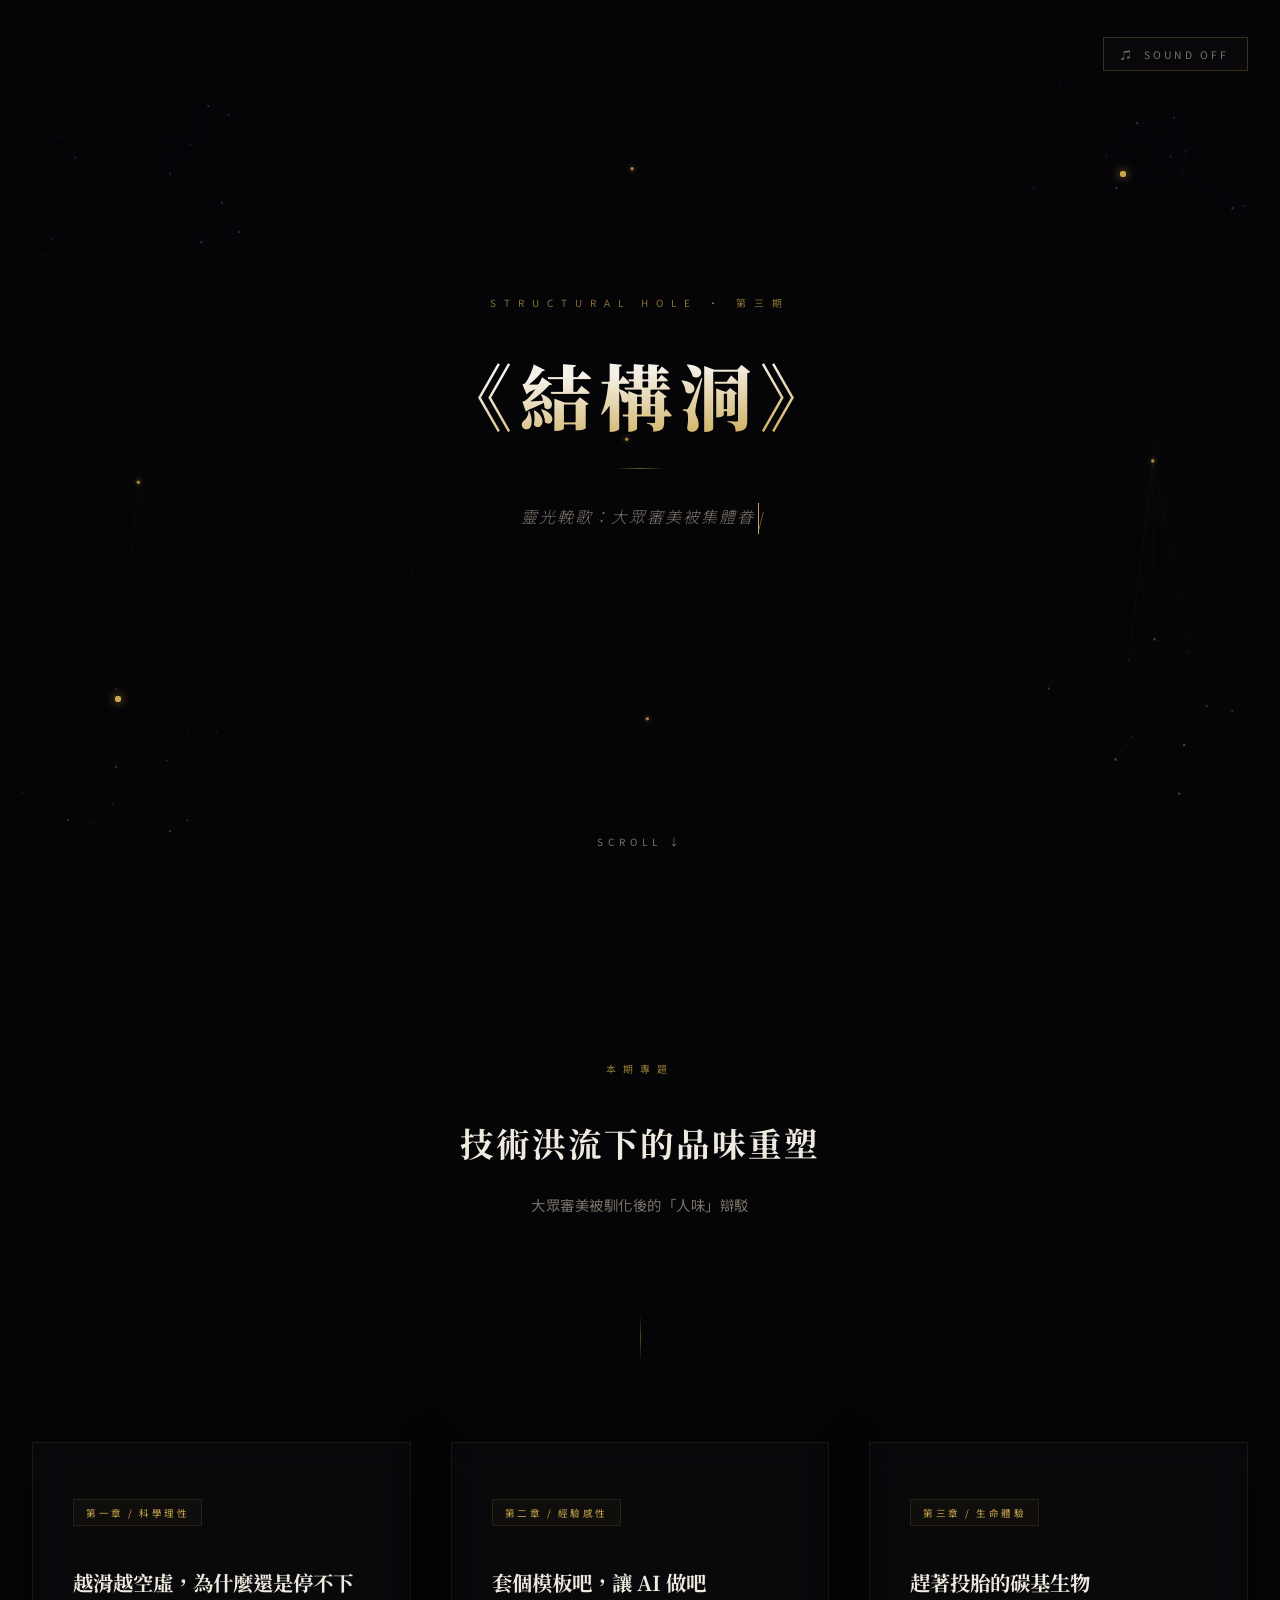
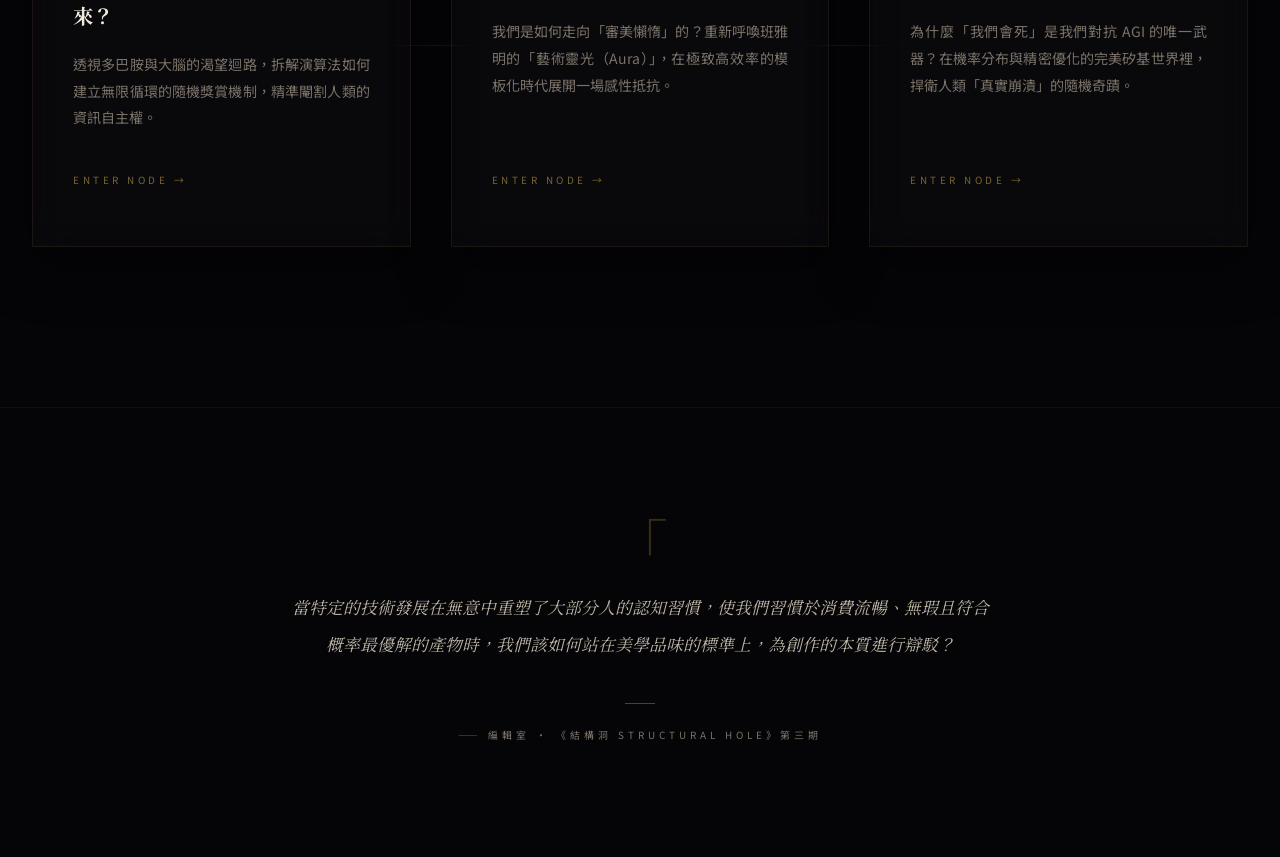
<file: index.html>
<!DOCTYPE html>
<html lang="zh-TW">
<head>
    <meta charset="UTF-8">
    <meta name="viewport" content="width=device-width, initial-scale=1.0">
    <title>《結構洞 Structural Hole》— 靈光輓歌</title>
    <link rel="stylesheet" href="shared.css">
    <style>:root { --accent: var(--gold); }</style>
</head>
<body>

    <div class="prog-wrap"><div class="prog-bar" id="bar"></div></div>
    <div class="y2k-grid"></div>
    <canvas id="bg-canvas"></canvas>
    
    <div class="audio-player-wrap">
        <button id="music-btn" class="music-toggle" aria-label="Toggle Music">
            <span class="music-icon">♫</span>
            <span class="music-status">SOUND OFF</span>
        </button>
        <audio id="bgm" src="十万嬉皮 [xLu_r5FWAIo].mp3" loop preload="auto"></audio>
    </div>

    <div class="bridge-node" style="top: 19%; right: 12%;"></div>
    <div class="bridge-node" style="bottom: 22%; left: 9%;"></div>

    <div id="app">
        <section class="hero">
            <div class="hero-eyebrow">Structural Hole · 第三期</div>
            <h1 class="hero-title">《結構洞》</h1>
            <div class="hero-rule"></div>
            <p class="hero-type"><span id="tw"></span><span class="cursor">|</span></p>
            <a href="#explore" class="scroll-down">Scroll ↓</a>
        </section>

        <section class="net-section" id="explore">
            <header class="net-header reveal">
                <div class="net-label">本期專題</div>
                <h2 class="net-heading">技術洪流下的品味重塑</h2>
                <p class="net-sub">大眾審美被馴化後的「人味」辯駁</p>
            </header>
            <div class="net-divider"></div>

            <div class="cards-grid">
                <a href="chapter1.html" class="node-card reveal" data-speed="2">
                    <div class="node-badge">第一章 / 科學理性</div>
                    <h3 class="node-title">越滑越空虛，為什麼還是停不下來？</h3>
                    <p class="node-body">透視多巴胺與大腦的渴望迴路，拆解演算法如何建立無限循環的隨機獎賞機制，精準閹割人類的資訊自主權。</p>
                    <div class="node-more">Enter Node →</div>
                </a>
                <a href="chapter2.html" class="node-card reveal" data-speed="-1">
                    <div class="node-badge">第二章 / 經驗感性</div>
                    <h3 class="node-title">套個模板吧，讓 AI 做吧</h3>
                    <p class="node-body">我們是如何走向「審美懶惰」的？重新呼喚班雅明的「藝術靈光（Aura）」，在極致高效率的模板化時代展開一場感性抵抗。</p>
                    <div class="node-more">Enter Node →</div>
                </a>
                <a href="chapter3.html" class="node-card reveal" data-speed="3">
                    <div class="node-badge">第三章 / 生命體驗</div>
                    <h3 class="node-title">趕著投胎的碳基生物</h3>
                    <p class="node-body">為什麼「我們會死」是我們對抗 AGI 的唯一武器？在機率分布與精密優化的完美矽基世界裡，捍衛人類「真實崩潰」的隨機奇蹟。</p>
                    <div class="node-more">Enter Node →</div>
                </a>
            </div>
        </section>

        <footer class="site-footer reveal">
            <div class="footer-inner">
                <div class="footer-mark">「</div>
                <p class="footer-quote">當特定的技術發展在無意中重塑了大部分人的認知習慣，使我們習慣於消費流暢、無瑕且符合概率最優解的產物時，我們該如何站在美學品味的標準上，為創作的本質進行辯駁？</p>
                <div class="footer-rule"></div>
                <p class="footer-attr">—— 編輯室 · 《結構洞 Structural Hole》第三期</p>
            </div>
        </footer>
    </div>

    <script src="shared.js"></script>
    <script>
        initCanvas('bg-canvas');
        initProgressBar('bar');
        initReveal('.reveal');
        initTypewriter('tw', [
            '靈光輓歌：大眾審美被集體眷養後的抵抗',
            '在無意識中，我們讓渡了美學主體性',
            '活得比演算法更難以預測'
        ]);
        initParallax('[data-speed]');
    </script>
</body>
</html>
</file>
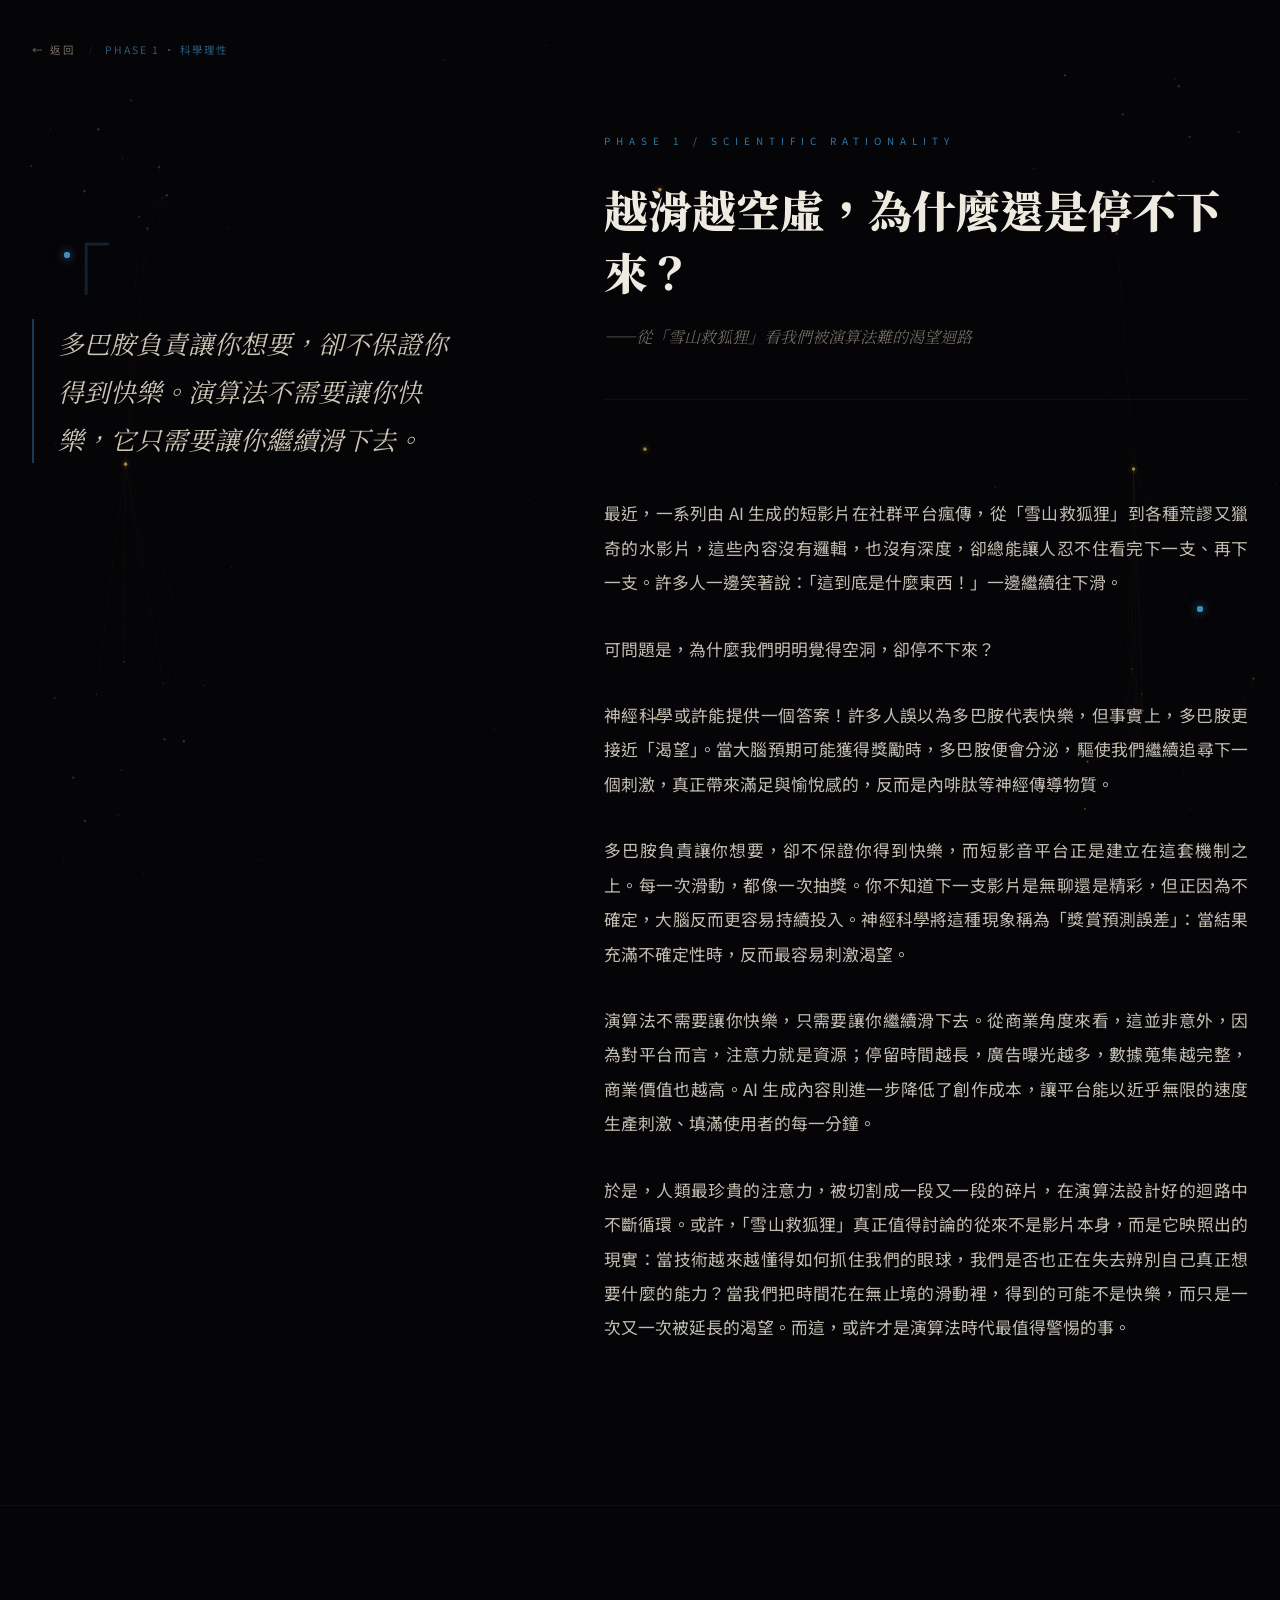
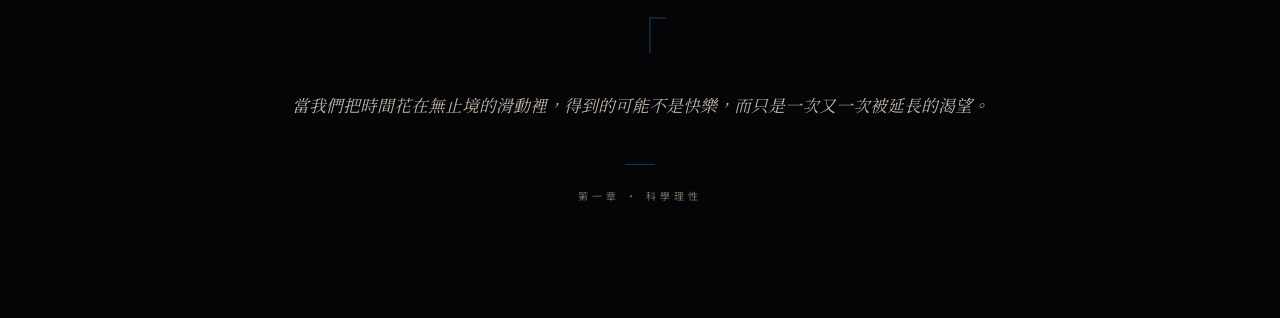
<file: chapter1.html>
<!DOCTYPE html>
<html lang="zh-TW">
<head>
    <meta charset="UTF-8">
    <meta name="viewport" content="width=device-width, initial-scale=1.0">
    <title>第一章：科學理性 — 越滑越空虛</title>
    <link rel="stylesheet" href="shared.css">
    <style>/* Chapter 1 accent: 鋼藍 */ :root { --accent: #3d8dbf; }</style>
</head>
<body>

    <div class="prog-wrap"><div class="prog-bar" id="bar"></div></div>
    <div class="y2k-grid"></div>
    <canvas id="bg-canvas"></canvas>
    
    <div class="bridge-node" style="top: 28%; left: 5%;"></div>
    <div class="bridge-node" style="bottom: 32%; right: 6%;"></div>

    <div id="app">
        <nav class="site-nav">
            <a href="index.html">← 返回</a>
            <span class="nav-sep">/</span>
            <span class="nav-current">Phase 1 · 科學理性</span>
        </nav>

        <main class="story-wrap">
            <aside class="sticky-col">
                <div class="sticky-quote">
                    <span class="sq-mark">「</span>
                    <h2 class="sq-text">多巴胺負責讓你想要，卻不保證你得到快樂。演算法不需要讓你快樂，它只需要讓你繼續滑下去。</h2>
                </div>
            </aside>

            <section class="text-col">
                <header class="meta-hd">
                    <div class="ch-tag">Phase 1 / Scientific Rationality</div>
                    <h1 class="ch-title">越滑越空虛，為什麼還是停不下來？</h1>
                    <p class="ch-sub">——從「雪山救狐狸」看我們被演算法難的渴望迴路</p>
                </header>

                <p class="reveal-p">最近，一系列由 AI 生成的短影片在社群平台瘋傳，從「雪山救狐狸」到各種荒謬又獵奇的水影片，這些內容沒有邏輯，也沒有深度，卻總能讓人忍不住看完下一支、再下一支。許多人一邊笑著說：「這到底是什麼東西！」一邊繼續往下滑。</p>
                <p class="reveal-p">可問題是，為什麼我們明明覺得空洞，卻停不下來？</p>
                <p class="reveal-p">神經科學或許能提供一個答案！許多人誤以為多巴胺代表快樂，但事實上，多巴胺更接近「渴望」。當大腦預期可能獲得獎勵時，多巴胺便會分泌，驅使我們繼續追尋下一個刺激，真正帶來滿足與愉悅感的，反而是內啡肽等神經傳導物質。</p>
                <p class="reveal-p">多巴胺負責讓你想要，卻不保證你得到快樂，而短影音平台正是建立在這套機制之上。每一次滑動，都像一次抽獎。你不知道下一支影片是無聊還是精彩，但正因為不確定，大腦反而更容易持續投入。神經科學將這種現象稱為「獎賞預測誤差」：當結果充滿不確定性時，反而最容易刺激渴望。</p>
                <p class="reveal-p">演算法不需要讓你快樂，只需要讓你繼續滑下去。從商業角度來看，這並非意外，因為對平台而言，注意力就是資源；停留時間越長，廣告曝光越多，數據蒐集越完整，商業價值也越高。AI 生成內容則進一步降低了創作成本，讓平台能以近乎無限的速度生產刺激、填滿使用者的每一分鐘。</p>
                <p class="reveal-p">於是，人類最珍貴的注意力，被切割成一段又一段的碎片，在演算法設計好的迴路中不斷循環。或許，「雪山救狐狸」真正值得討論的從來不是影片本身，而是它映照出的現實：當技術越來越懂得如何抓住我們的眼球，我們是否也正在失去辨別自己真正想要什麼的能力？當我們把時間花在無止境的滑動裡，得到的可能不是快樂，而只是一次又一次被延長的渴望。而這，或許才是演算法時代最值得警惕的事。</p>
            </section>
        </main>

        <footer class="site-footer reveal">
            <div class="footer-inner">
                <div class="footer-mark">「</div>
                <p class="footer-quote">當我們把時間花在無止境的滑動裡，得到的可能不是快樂，而只是一次又一次被延長的渴望。</p>
                <div class="footer-rule"></div>
                <p class="footer-attr">第一章 · 科學理性</p>
            </div>
        </footer>
    </div>

    <script src="shared.js"></script>
    <script>
        initCanvas('bg-canvas');
        initProgressBar('bar');
        initReveal('.reveal');
        initReveal('.reveal-p');
    </script>
</body>
</html>
</file>
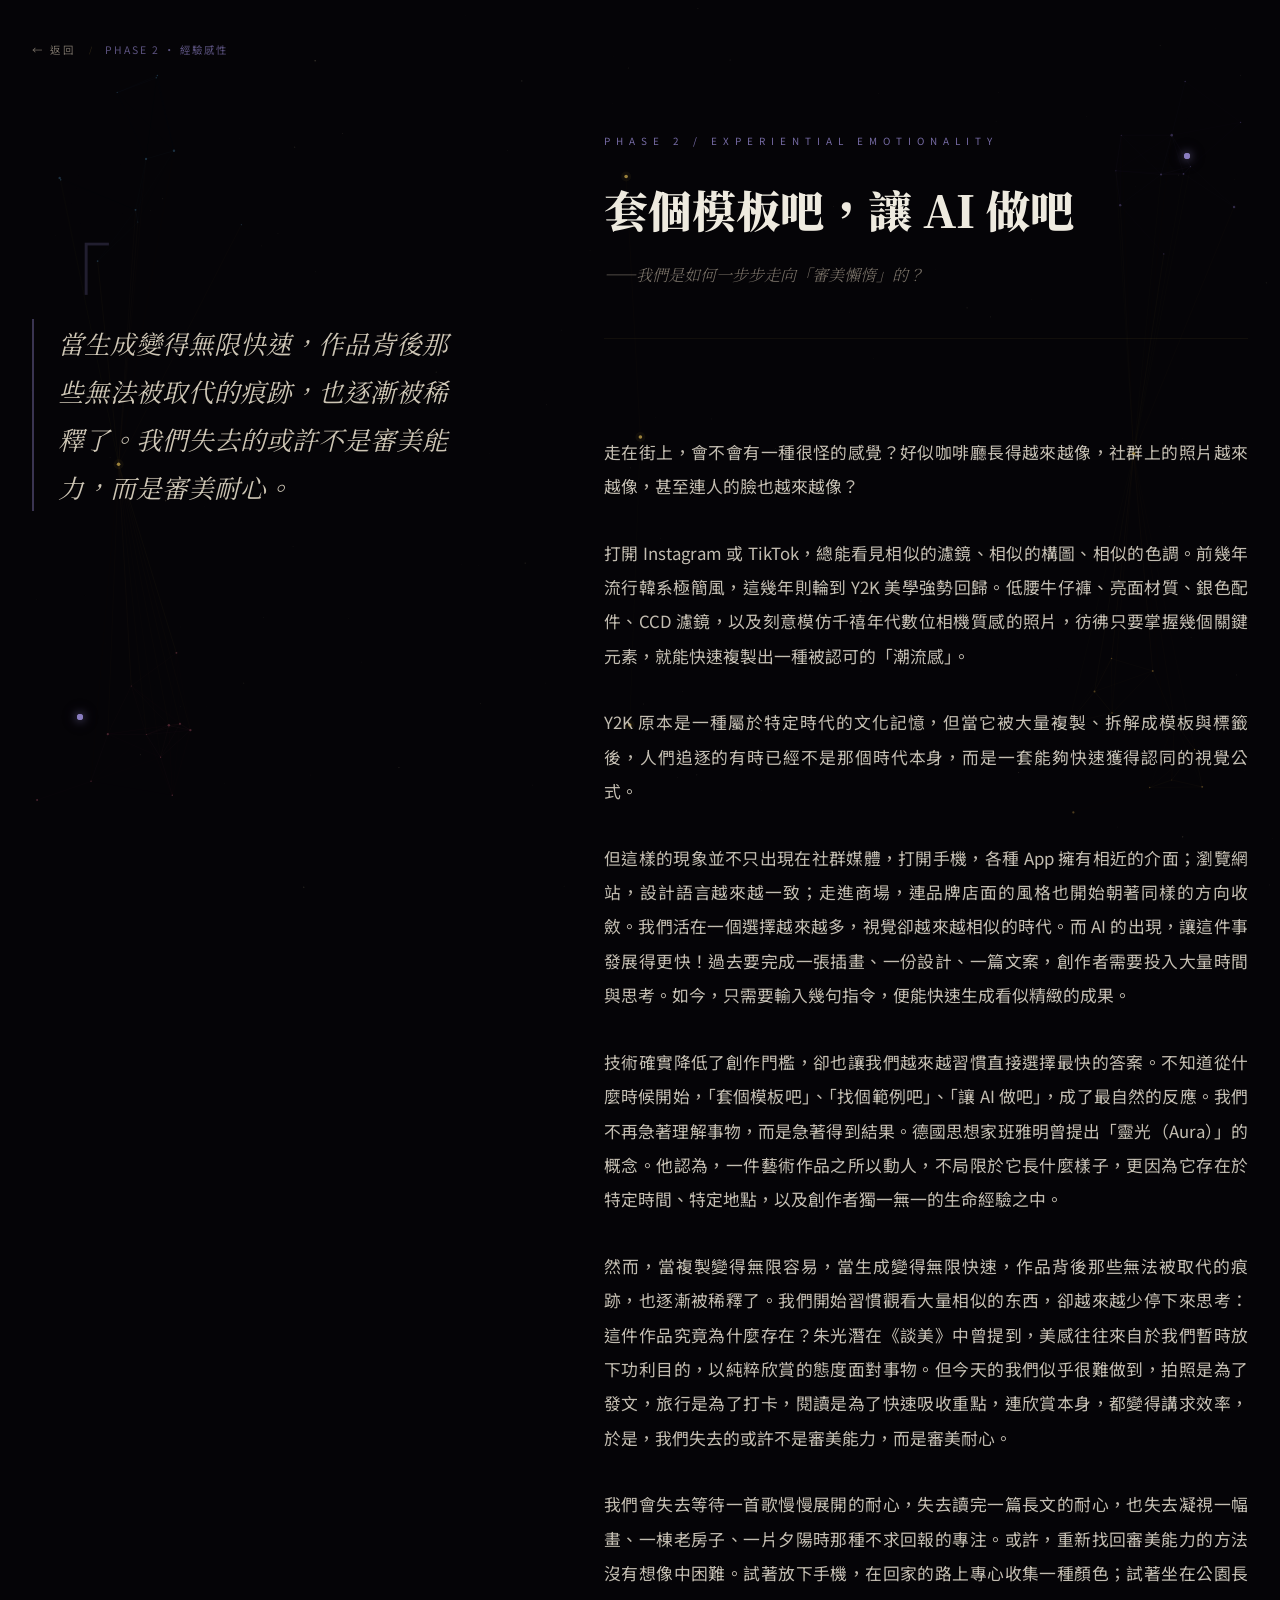
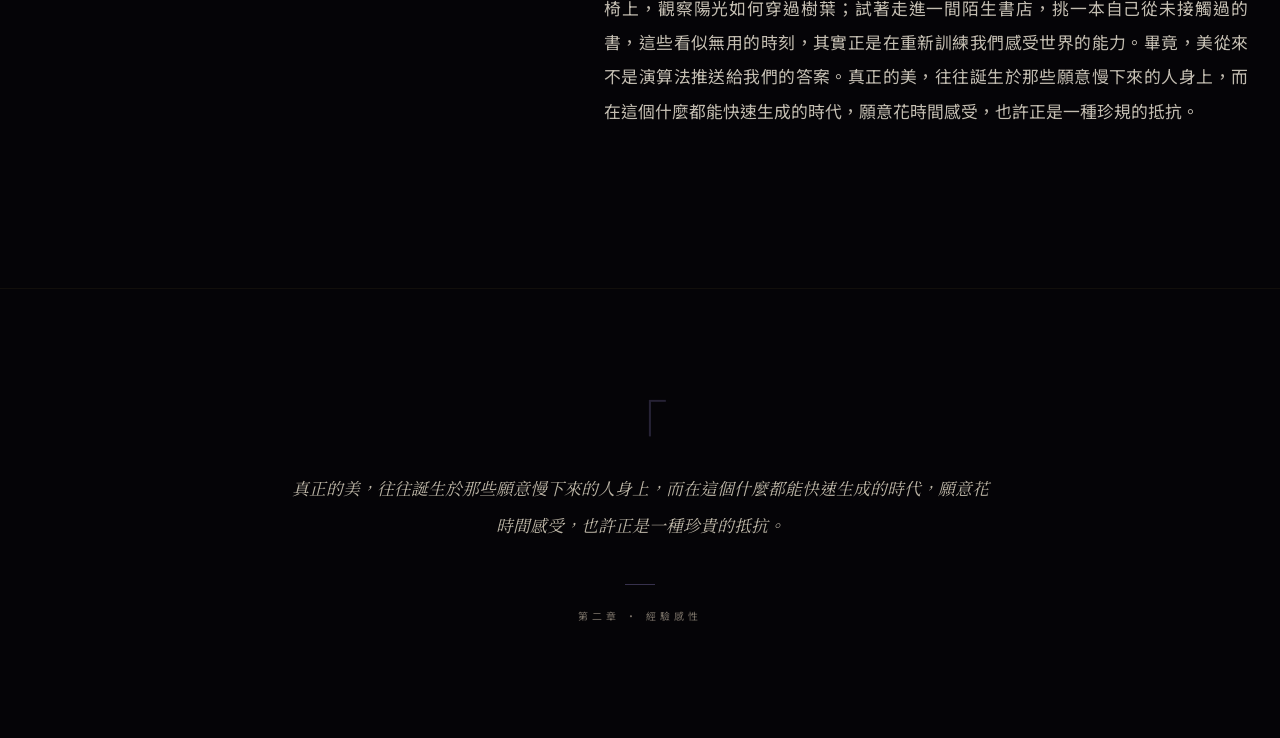
<file: chapter2.html>
<!DOCTYPE html>
<html lang="zh-TW">
<head>
    <meta charset="UTF-8">
    <meta name="viewport" content="width=device-width, initial-scale=1.0">
    <title>第二章：經驗感性 — 套個模板吧</title>
    <link rel="stylesheet" href="shared.css">
    <style>/* Chapter 2 accent: 紫靛 */ :root { --accent: #8a7dc0; }</style>
</head>
<body>

    <div class="prog-wrap"><div class="prog-bar" id="bar"></div></div>
    <div class="y2k-grid" id="grid-element"></div>
    <canvas id="bg-canvas"></canvas>
    
    <div class="bridge-node" style="top: 17%; right: 7%;"></div>
    <div class="bridge-node" style="bottom: 20%; left: 6%;"></div>

    <div id="app">
        <nav class="site-nav">
            <a href="index.html">← 返回</a>
            <span class="nav-sep">/</span>
            <span class="nav-current">Phase 2 · 經驗感性</span>
        </nav>

        <main class="story-wrap">
            <aside class="sticky-col">
                <div class="sticky-quote">
                    <span class="sq-mark">「</span>
                    <h2 class="sq-text">當生成變得無限快速，作品背後那些無法被取代的痕跡，也逐漸被稀釋了。我們失去的或許不是審美能力，而是審美耐心。</h2>
                </div>
            </aside>

            <section class="text-col">
                <header class="meta-hd">
                    <div class="ch-tag">Phase 2 / Experiential Emotionality</div>
                    <h1 class="ch-title">套個模板吧，讓 AI 做吧</h1>
                    <p class="ch-sub">——我們是如何一步步走向「審美懶惰」的？</p>
                </header>

                <p class="reveal-p">走在街上，會不會有一種很怪的感覺？好似咖啡廳長得越來越像，社群上的照片越來越像，甚至連人的臉也越來越像？</p>
                <p class="reveal-p">打開 Instagram 或 TikTok，總能看見相似的濾鏡、相似的構圖、相似的色調。前幾年流行韓系極簡風，這幾年則輪到 Y2K 美學強勢回歸。低腰牛仔褲、亮面材質、銀色配件、CCD 濾鏡，以及刻意模仿千禧年代數位相機質感的照片，彷彿只要掌握幾個關鍵元素，就能快速複製出一種被認可的「潮流感」。</p>
                <p class="reveal-p">Y2K 原本是一種屬於特定時代的文化記憶，但當它被大量複製、拆解成模板與標籤後，人們追逐的有時已經不是那個時代本身，而是一套能夠快速獲得認同的視覺公式。</p>
                <p class="reveal-p">但這樣的現象並不只出現在社群媒體，打開手機，各種 App 擁有相近的介面；瀏覽網站，設計語言越來越一致；走進商場，連品牌店面的風格也開始朝著同樣的方向收斂。我們活在一個選擇越來越多，視覺卻越來越相似的時代。而 AI 的出現，讓這件事發展得更快！過去要完成一張插畫、一份設計、一篇文案，創作者需要投入大量時間與思考。如今，只需要輸入幾句指令，便能快速生成看似精緻的成果。</p>
                <p class="reveal-p">技術確實降低了創作門檻，卻也讓我們越來越習慣直接選擇最快的答案。不知道從什麼時候開始，「套個模板吧」、「找個範例吧」、「讓 AI 做吧」，成了最自然的反應。我們不再急著理解事物，而是急著得到結果。德國思想家班雅明曾提出「靈光（Aura）」的概念。他認為，一件藝術作品之所以動人，不局限於它長什麼樣子，更因為它存在於特定時間、特定地點，以及創作者獨一無一的生命經驗之中。</p>
                <p class="reveal-p">然而，當複製變得無限容易，當生成變得無限快速，作品背後那些無法被取代的痕跡，也逐漸被稀釋了。我們開始習慣觀看大量相似的东西，卻越來越少停下來思考：這件作品究竟為什麼存在？朱光潛在《談美》中曾提到，美感往往來自於我們暫時放下功利目的，以純粹欣賞的態度面對事物。但今天的我們似乎很難做到，拍照是為了發文，旅行是為了打卡，閱讀是為了快速吸收重點，連欣賞本身，都變得講求效率，於是，我們失去的或許不是審美能力，而是審美耐心。</p>
                <p class="reveal-p">我們會失去等待一首歌慢慢展開的耐心，失去讀完一篇長文的耐心，也失去凝視一幅畫、一棟老房子、一片夕陽時那種不求回報的專注。或許，重新找回審美能力的方法沒有想像中困難。試著放下手機，在回家的路上專心收集一種顏色；試著坐在公園長椅上，觀察陽光如何穿過樹葉；試著走進一間陌生書店，挑一本自己從未接觸過的書，這些看似無用的時刻，其實正是在重新訓練我們感受世界的能力。畢竟，美從來不是演算法推送給我們的答案。真正的美，往往誕生於那些願意慢下來的人身上，而在這個什麼都能快速生成的時代，願意花時間感受，也許正是一種珍規的抵抗。</p>
            </section>
        </main>

        <footer class="site-footer reveal">
            <div class="footer-inner">
                <div class="footer-mark">「</div>
                <p class="footer-quote">真正的美，往往誕生於那些願意慢下來的人身上，而在這個什麼都能快速生成的時代，願意花時間感受，也許正是一種珍貴的抵抗。</p>
                <div class="footer-rule"></div>
                <p class="footer-attr">第二章 · 經驗感性</p>
            </div>
        </footer>
    </div>

    <script src="shared.js"></script>
    <script>
        initCanvas('bg-canvas');
        initProgressBar('bar');
        initReveal('.reveal');
        initReveal('.reveal-p');

        var grid = document.getElementById('grid-element');
        if(grid) {
            window.addEventListener('scroll', function() {
                var h = document.documentElement.scrollHeight - document.documentElement.clientHeight;
                var ratio = h > 0 ? document.documentElement.scrollTop / h : 0;
                var size = Math.max(20, 60 - ratio * 22) + 'px';
                grid.style.backgroundSize = size + ' ' + size;
            }, { passive: true });
        }
    </script>
</body>
</html>
</file>
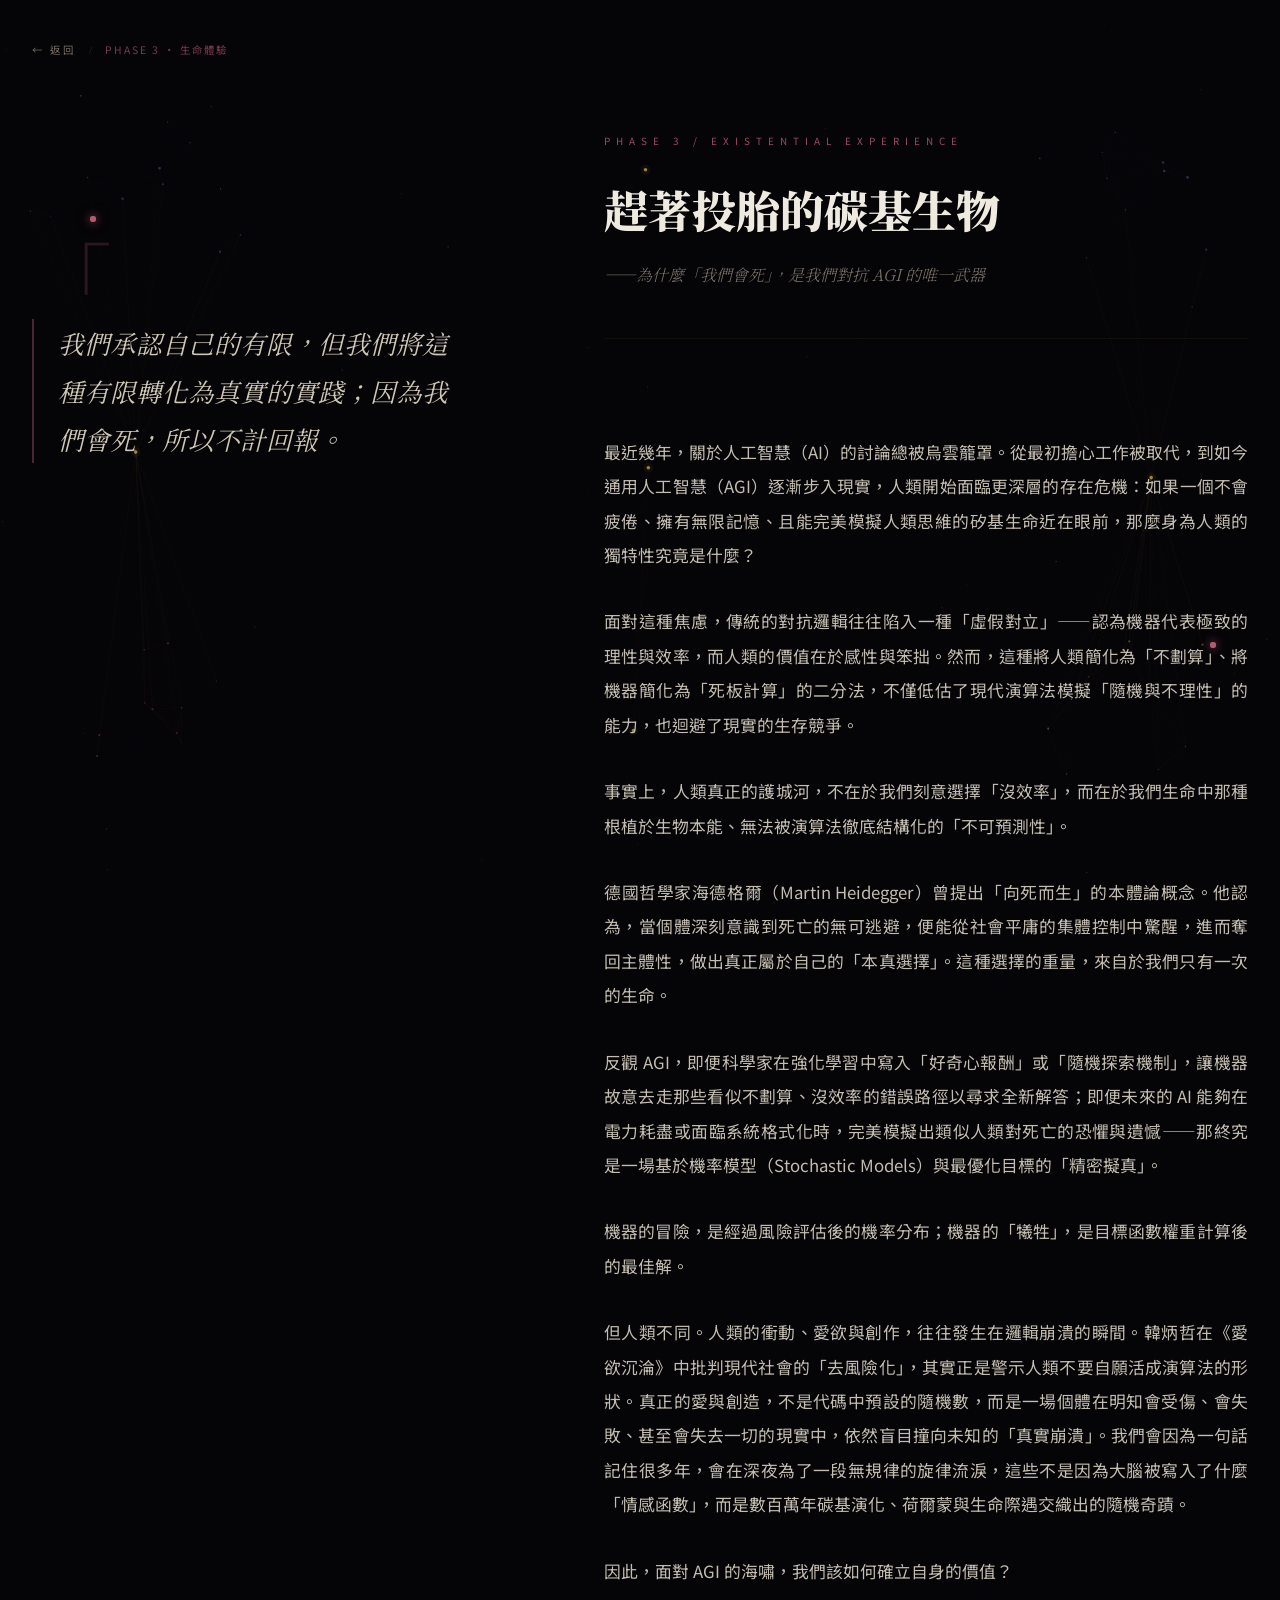
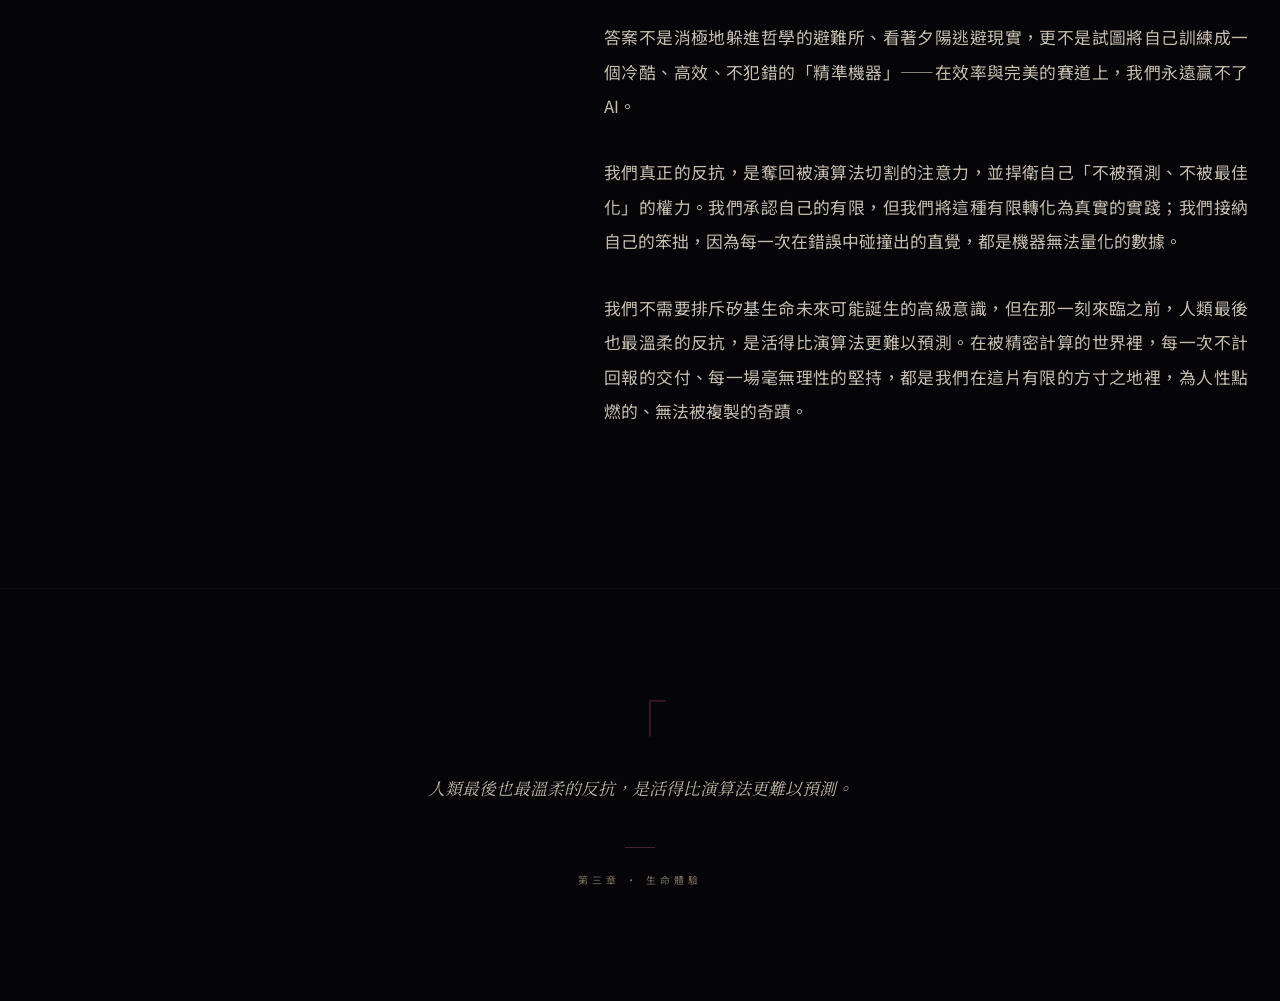
<file: chapter3.html>
<!DOCTYPE html>
<html lang="zh-TW">
<head>
    <meta charset="UTF-8">
    <meta name="viewport" content="width=device-width, initial-scale=1.0">
    <title>第三章：生命體驗 — 趕著投胎的碳基生物</title>
    <link rel="stylesheet" href="shared.css">
    <style>/* Chapter 3 accent: 深玫瑰 */ :root { --accent: #b5596f; }</style>
</head>
<body>

    <div class="prog-wrap"><div class="prog-bar" id="bar"></div></div>
    <div class="y2k-grid"></div>
    <canvas id="bg-canvas"></canvas>
    
    <div class="bridge-node" style="top: 24%; left: 7%;"></div>
    <div class="bridge-node" style="bottom: 28%; right: 5%;"></div>

    <div id="app">
        <nav class="site-nav">
            <a href="index.html">← 返回</a>
            <span class="nav-sep">/</span>
            <span class="nav-current">Phase 3 · 生命體驗</span>
        </nav>

        <main class="story-wrap">
            <aside class="sticky-col">
                <div class="sticky-quote">
                    <span class="sq-mark">「</span>
                    <h2 class="sq-text">我們承認自己的有限，但我們將這種有限轉化為真實的實踐；因為我們會死，所以不計回報。</h2>
                </div>
            </aside>

            <section class="text-col">
                <header class="meta-hd">
                    <div class="ch-tag">Phase 3 / Existential Experience</div>
                    <h1 class="ch-title">趕著投胎的碳基生物</h1>
                    <p class="ch-sub">——為什麼「我們會死」，是我們對抗 AGI 的唯一武器</p>
                </header>

                <p class="reveal-p">最近幾年，關於人工智慧（AI）的討論總被烏雲籠罩。從最初擔心工作被取代，到如今通用人工智慧（AGI）逐漸步入現實，人類開始面臨更深層的存在危機：如果一個不會疲倦、擁有無限記憶、且能完美模擬人類思維的矽基生命近在眼前，那麼身為人類的獨特性究竟是什麼？</p>
                <p class="reveal-p">面對這種焦慮，傳統的對抗邏輯往往陷入一種「虛假對立」——認為機器代表極致的理性與效率，而人類的價值在於感性與笨拙。然而，這種將人類簡化為「不劃算」、將機器簡化為「死板計算」的二分法，不僅低估了現代演算法模擬「隨機與不理性」的能力，也迴避了現實的生存競爭。</p>
                <p class="reveal-p">事實上，人類真正的護城河，不在於我們刻意選擇「沒效率」，而在於我們生命中那種根植於生物本能、無法被演算法徹底結構化的「不可預測性」。</p>
                <p class="reveal-p">德國哲學家海德格爾（Martin Heidegger）曾提出「向死而生」的本體論概念。他認為，當個體深刻意識到死亡的無可逃避，便能從社會平庸的集體控制中驚醒，進而奪回主體性，做出真正屬於自己的「本真選擇」。這種選擇的重量，來自於我們只有一次的生命。</p>
                <p class="reveal-p">反觀 AGI，即便科學家在強化學習中寫入「好奇心報酬」或「隨機探索機制」，讓機器故意去走那些看似不劃算、沒效率的錯誤路徑以尋求全新解答；即便未來的 AI 能夠在電力耗盡或面臨系統格式化時，完美模擬出類似人類對死亡的恐懼與遺憾——那終究是一場基於機率模型（Stochastic Models）與最優化目標的「精密擬真」。</p>
                <p class="reveal-p">機器的冒險，是經過風險評估後的機率分布；機器的「犧牲」，是目標函數權重計算後的最佳解。</p>
                <p class="reveal-p">但人類不同。人類的衝動、愛欲與創作，往往發生在邏輯崩潰的瞬間。韓炳哲在《愛欲沉淪》中批判現代社會的「去風險化」，其實正是警示人類不要自願活成演算法的形狀。真正的愛與創造，不是代碼中預設的隨機數，而是一場個體在明知會受傷、會失敗、甚至會失去一切的現實中，依然盲目撞向未知的「真實崩潰」。我們會因為一句話記住很多年，會在深夜為了一段無規律的旋律流淚，這些不是因為大腦被寫入了什麼「情感函數」，而是數百萬年碳基演化、荷爾蒙與生命際遇交織出的隨機奇蹟。</p>
                <p class="reveal-p">因此，面對 AGI 的海嘯，我們該如何確立自身的價值？</p>
                <p class="reveal-p">答案不是消極地躲進哲學的避難所、看著夕陽逃避現實，更不是試圖將自己訓練成一個冷酷、高效、不犯錯的「精準機器」——在效率與完美的賽道上，我們永遠贏不了 AI。</p>
                <p class="reveal-p">我們真正的反抗，是奪回被演算法切割的注意力，並捍衛自己「不被預測、不被最佳化」的權力。我們承認自己的有限，但我們將這種有限轉化為真實的實踐；我們接納自己的笨拙，因為每一次在錯誤中碰撞出的直覺，都是機器無法量化的數據。</p>
                <p class="reveal-p">我們不需要排斥矽基生命未來可能誕生的高級意識，但在那一刻來臨之前，人類最後也最溫柔的反抗，是活得比演算法更難以預測。在被精密計算的世界裡，每一次不計回報的交付、每一場毫無理性的堅持，都是我們在這片有限的方寸之地裡，為人性點燃的、無法被複製的奇蹟。</p>
            </section>
        </main>

        <footer class="site-footer reveal">
            <div class="footer-inner">
                <div class="footer-mark">「</div>
                <p class="footer-quote">人類最後也最溫柔的反抗，是活得比演算法更難以預測。</p>
                <div class="footer-rule"></div>
                <p class="footer-attr">第三章 · 生命體驗</p>
            </div>
        </footer>
    </div>

    <script src="shared.js"></script>
    <script>
        initCanvas('bg-canvas', { collapseOnScroll: true });
        initProgressBar('bar');
        initReveal('.reveal');
        initReveal('.reveal-p');
    </script>
</body>
</html>
</file>
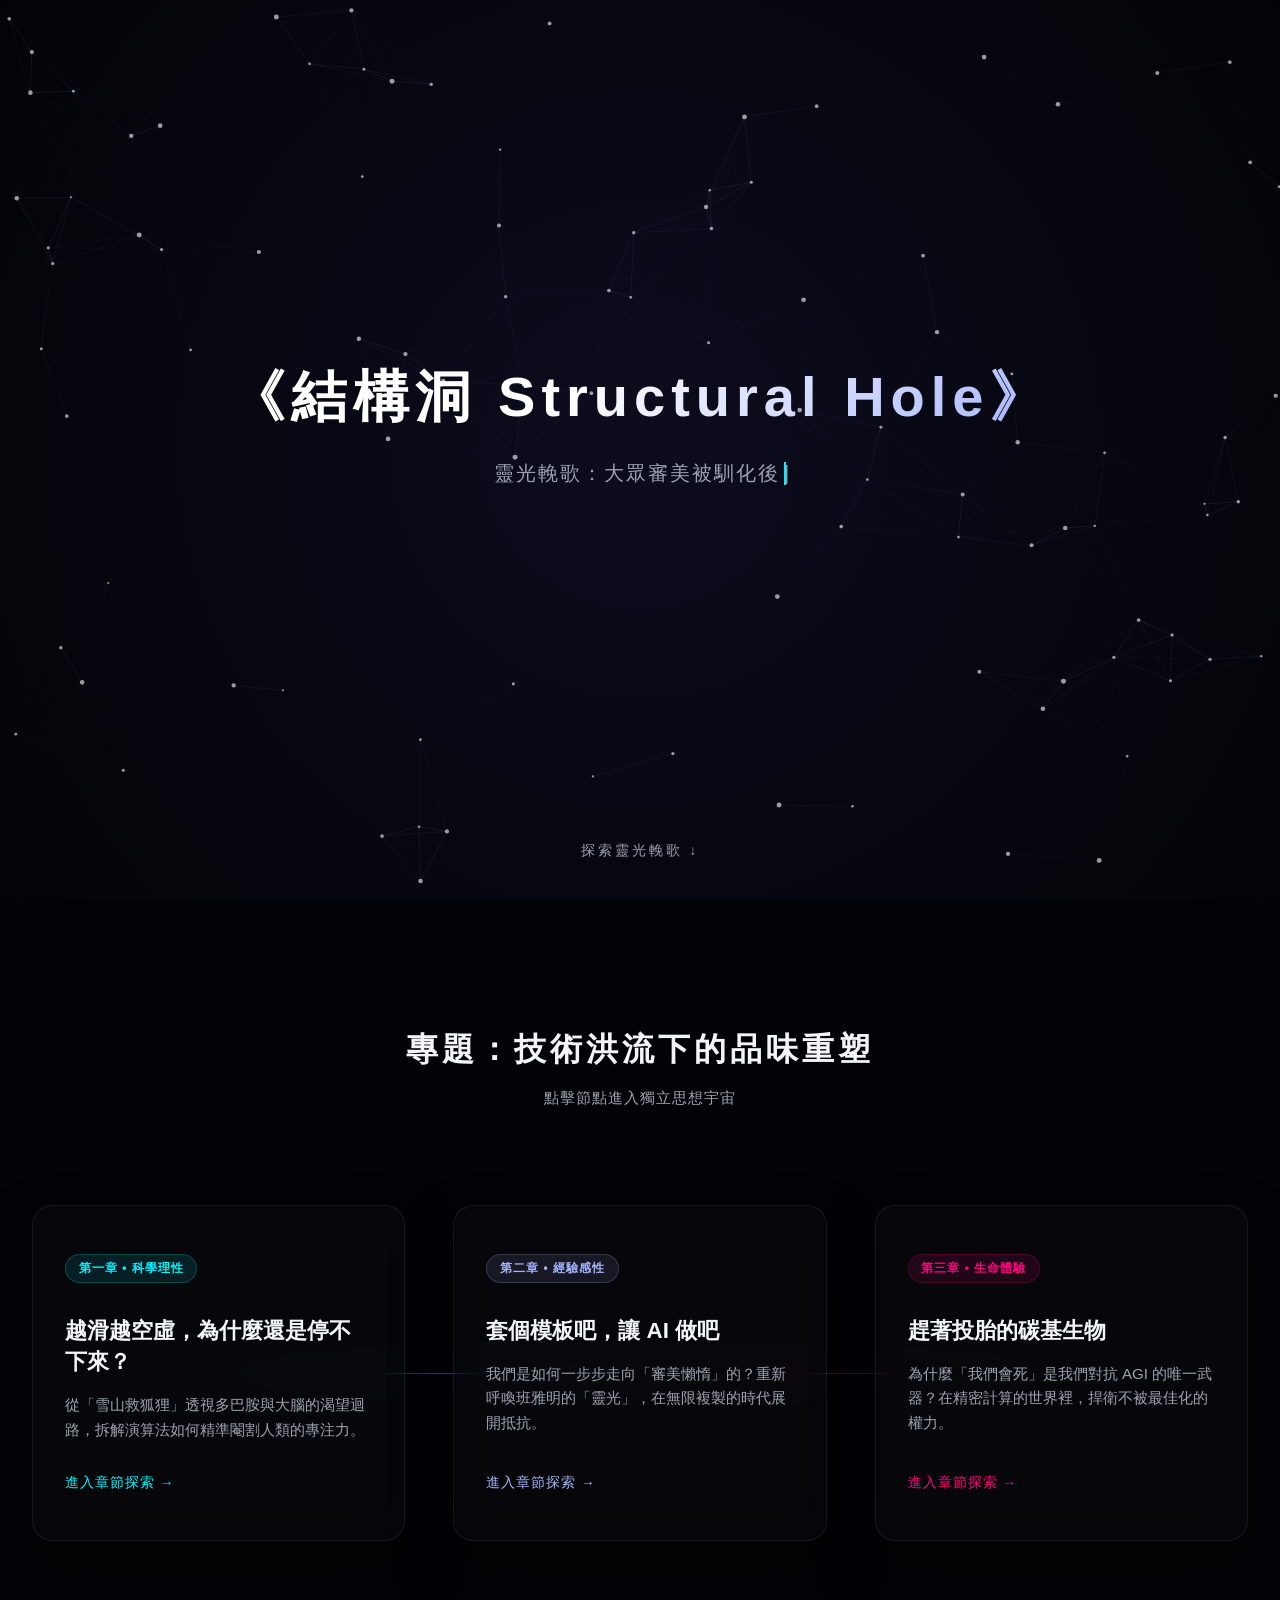
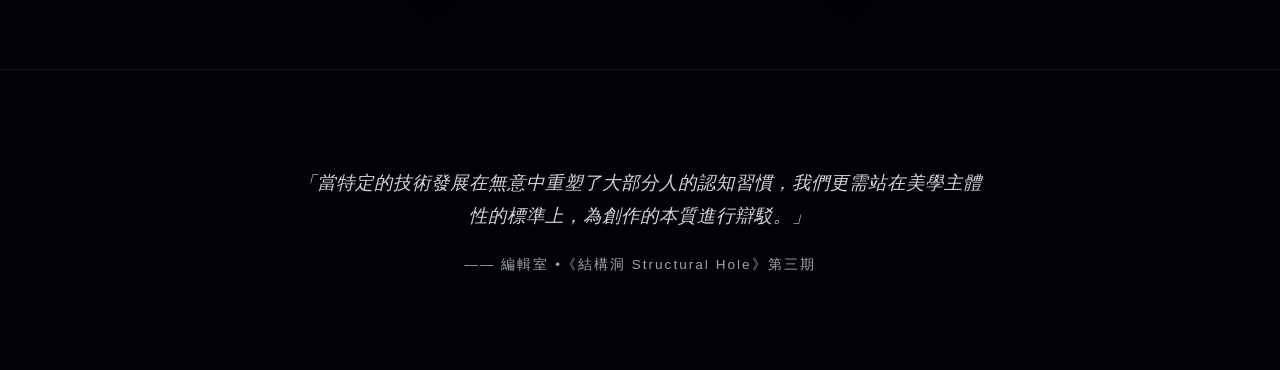
<file: gemini-code-1780487083320.html>
<!DOCTYPE html>
<html lang="zh-TW">
<head>
    <meta charset="UTF-8">
    <meta name="viewport" content="width=device-width, initial-scale=1.0">
    <title>《結構洞 Structural Hole》- 靈光輓歌</title>
    <style>
        /* --- 核心變數與平滑滾動 --- */
        :root {
            --bg-color: #030307;
            --accent-cyan: #00f2fe;
            --accent-magenta: #ff007f;
            --text-main: #f3f4f6;
            --text-muted: #9ca3af;
            --glass-bg: rgba(255, 255, 255, 0.02);
            --glass-border: rgba(255, 255, 255, 0.07);
        }

        html {
            scroll-behavior: smooth;
        }

        * {
            margin: 0;
            padding: 0;
            box-sizing: border-box;
            font-family: -apple-system, BlinkMacSystemFont, "Segoe UI", Roboto, "Noto Sans TC", sans-serif;
        }

        body {
            background-color: var(--bg-color);
            color: var(--text-main);
            overflow-x: hidden;
        }

        /* --- 背景 Canvas (星空神經網路) --- */
        #bg-canvas {
            position: fixed;
            top: 0;
            left: 0;
            width: 100vw;
            height: 100vh;
            z-index: -1;
            background: radial-gradient(circle at 50% 50%, #0c0c1e 0%, #030307 100%);
        }

        /* --- OpenAI 風格 Hero 區塊 --- */
        .hero-section {
            height: 100vh;
            display: flex;
            flex-direction: column;
            justify-content: center;
            align-items: center;
            text-align: center;
            padding: 0 2rem;
            position: relative;
        }

        .hero-title {
            font-size: 3.5rem;
            font-weight: 800;
            letter-spacing: 6px;
            margin-bottom: 1.5rem;
            background: linear-gradient(135deg, #ffffff 40%, #a5b4fc);
            -webkit-background-clip: text;
            -webkit-text-fill-color: transparent;
        }

        /* 打字機效果容器 */
        .typing-container {
            font-size: 1.25rem;
            color: var(--text-muted);
            letter-spacing: 2px;
            min-height: 2rem;
            margin-bottom: 3rem;
        }
        .cursor {
            display: inline-block;
            width: 2px;
            background-color: var(--accent-cyan);
            animation: blink 0.8s infinite;
            margin-left: 4px;
        }
        @keyframes blink { 50% { opacity: 0; } }

        .scroll-indicator {
            position: absolute;
            bottom: 2.5rem;
            font-size: 0.85rem;
            letter-spacing: 3px;
            color: var(--text-muted);
            text-decoration: none;
            text-transform: uppercase;
            transition: color 0.3s;
            animation: bounce 2s infinite;
        }
        .scroll-indicator:hover { color: var(--accent-cyan); }
        @keyframes bounce { 0%, 20%, 50%, 80%, 100% { transform: translateY(0); } 40% { transform: translateY(-10px); } 60% { transform: translateY(-5px); } }

        /* --- 結構洞知識網路區塊 --- */
        .network-section {
            max-width: 1300px;
            margin: 0 auto;
            padding: 8rem 2rem;
        }

        .section-header {
            text-align: center;
            margin-bottom: 6rem;
        }
        .section-header h2 {
            font-size: 2rem;
            letter-spacing: 4px;
            margin-bottom: 1rem;
        }

        .grid-container {
            position: relative;
            display: grid;
            grid-template-columns: repeat(3, 1fr);
            gap: 3rem;
        }

        /* 結構洞橋樑線條（桌機版） */
        .grid-container::before {
            content: '';
            position: absolute;
            top: 50%;
            left: 10%;
            right: 10%;
            height: 1px;
            background: linear-gradient(90deg, transparent, rgba(0, 242, 254, 0.4), rgba(255, 0, 127, 0.4), transparent);
            z-index: 1;
        }

        /* --- Glassmorphism 節點卡片 --- */
        .node-card {
            background: var(--glass-bg);
            border: 1px solid var(--glass-border);
            border-radius: 20px;
            padding: 3rem 2rem;
            backdrop-filter: blur(20px);
            -webkit-backdrop-filter: blur(20px);
            text-decoration: none;
            color: var(--text-main);
            display: flex;
            flex-direction: column;
            position: relative;
            z-index: 2;
            transition: all 0.5s cubic-bezier(0.16, 1, 0.3, 1);
            box-shadow: 0 30px 60px rgba(0,0,0,0.4);
        }

        /* 漸層發光外圈與 Hover 動畫 */
        .node-card:hover {
            transform: translateY(-15px);
            background: rgba(255, 255, 255, 0.04);
        }
        .node-card.c1:hover { border-color: var(--accent-cyan); box-shadow: 0 0 40px rgba(0, 242, 254, 0.25); }
        .node-card.c2:hover { border-color: #a5b4fc; box-shadow: 0 0 40px rgba(165, 180, 252, 0.25); }
        .node-card.c3:hover { border-color: var(--accent-magenta); box-shadow: 0 0 40px rgba(255, 0, 127, 0.25); }

        .node-badge {
            align-self: flex-start;
            font-size: 0.75rem;
            font-weight: 600;
            padding: 0.3rem 0.8rem;
            border-radius: 50px;
            margin-bottom: 2rem;
            letter-spacing: 1px;
        }
        .c1 .node-badge { background: rgba(0, 242, 254, 0.1); color: var(--accent-cyan); border: 1px solid rgba(0, 242, 254, 0.2); }
        .c2 .node-badge { background: rgba(165, 180, 252, 0.1); color: #a5b4fc; border: 1px solid rgba(165, 180, 252, 0.2); }
        .c3 .node-badge { background: rgba(255, 0, 127, 0.1); color: var(--accent-magenta); border: 1px solid rgba(255, 0, 127, 0.2); }

        .node-card h3 {
            font-size: 1.4rem;
            margin-bottom: 1rem;
            line-height: 1.4;
        }
        .node-card p {
            font-size: 0.95rem;
            color: var(--text-muted);
            line-height: 1.6;
        }

        .read-more {
            margin-top: auto;
            padding-top: 2rem;
            font-size: 0.85rem;
            letter-spacing: 1px;
            display: flex;
            align-items: center;
            transition: color 0.3s;
        }
        .c1 .read-more { color: var(--accent-cyan); }
        .c2 .read-more { color: #a5b4fc; }
        .c3 .read-more { color: var(--accent-magenta); }

        /* --- Scroll Reveal 動態隱藏類別 --- */
        .reveal {
            opacity: 0;
            transform: translateY(40px);
            transition: all 1s ease;
        }
        .reveal.active {
            opacity: 1;
            transform: translateY(0);
        }

        /* --- Footer Quote --- */
        footer {
            border-top: 1px solid var(--glass-border);
            padding: 6rem 2rem;
            text-align: center;
            background: rgba(3, 3, 7, 0.8);
            backdrop-filter: blur(10px);
            position: relative;
            z-index: 10;
        }
        .quote-container {
            max-width: 700px;
            margin: 0 auto;
        }
        .quote-text {
            font-size: 1.15rem;
            font-style: italic;
            line-height: 1.8;
            color: #d1d5db;
            margin-bottom: 1.5rem;
            letter-spacing: 1px;
        }
        .quote-author {
            font-size: 0.85rem;
            color: var(--text-muted);
            letter-spacing: 2px;
        }

        /* --- 響應式手機版設計 (Responsive Mobile) --- */
        @media (max-width: 1024px) {
            .hero-title { font-size: 2.3rem; letter-spacing: 3px; }
            .grid-container { grid-template-columns: 1fr; gap: 2.5rem; }
            .grid-container::before {
                top: 5%; bottom: 5%; left: 30px;
                width: 1px; height: 90%;
                background: linear-gradient(180deg, var(--accent-cyan), var(--accent-magenta));
            }
            .node-card { padding: 2rem; }
            .network-section { padding: 5rem 1.5rem; }
        }
    </style>
</head>
<body>

    <canvas id="bg-canvas"></canvas>

    <section class="hero-section">
        <h1 class="hero-title">《結構洞 Structural Hole》</h1>
        <div class="typing-container">
            <span id="typing-text"></span><span class="cursor">|</span>
        </div>
        <a href="#explore" class="scroll-indicator">探索靈光輓歌 ↓</a>
    </section>

    <section class="network-section" id="explore">
        <div class="section-header reveal">
            <h2>專題：技術洪流下的品味重塑</h2>
            <p style="color: var(--text-muted); font-size: 0.95rem; letter-spacing: 1px;">點擊節點進入獨立思想宇宙</p>
        </div>

        <div class="grid-container">
            <a href="chapter1.html" class="node-card c1 reveal">
                <div class="node-badge">第一章 • 科學理性</div>
                <h3>越滑越空虛，為什麼還是停不下來？</h3>
                <p>從「雪山救狐狸」透視多巴胺與大腦的渴望迴路，拆解演算法如何精準閹割人類的專注力。</p>
                <div class="read-more">進入章節探索 →</div>
            </a>

            <a href="chapter2.html" class="node-card c2 reveal">
                <div class="node-badge">第二章 • 經驗感性</div>
                <h3>套個模板吧，讓 AI 做吧</h3>
                <p>我們是如何一步步走向「審美懶惰」的？重新呼喚班雅明的「靈光」，在無限複製的時代展開抵抗。</p>
                <div class="read-more">進入章節探索 →</div>
            </a>

            <a href="chapter3.html" class="node-card c3 reveal">
                <div class="node-badge">第三章 • 生命體驗</div>
                <h3>趕著投胎的碳基生物</h3>
                <p>為什麼「我們會死」是我們對抗 AGI 的唯一武器？在精密計算的世界裡，捍衛不被最佳化的權力。</p>
                <div class="read-more">進入章節探索 →</div>
            </a>
        </div>
    </section>

    <footer class="reveal">
        <div class="quote-container">
            <p class="quote-text">「當特定的技術發展在無意中重塑了大部分人的認知習慣，我們更需站在美學主體性的標準上，為創作的本質進行辯駁。」</p>
            <p class="quote-author">—— 編輯室 •《結構洞 Structural Hole》第三期</p>
        </div>
    </footer>

    <script>
        /* --- 1. 打字機效果 --- */
        const words = ["靈光輓歌：大眾審美被馴化後的「人味」辯駁。", "在無意識中，我們讓渡了美學主體性。", "活得比演算法更難以預測。"];
        let i = 0, timer;

        function typingEffect() {
            let word = words[i].split("");
            var loopTyping = function() {
                if (word.length > 0) {
                    document.getElementById('typing-text').innerHTML += word.shift();
                } else {
                    setTimeout(deletingEffect, 2500);
                    return false;
                }
                timer = setTimeout(loopTyping, 100);
            };
            loopTyping();
        }

        function deletingEffect() {
            let word = words[i].split("");
            var loopDeleting = function() {
                if (word.length > 0) {
                    word.pop();
                    document.getElementById('typing-text').innerHTML = word.join("");
                } else {
                    i = (i + 1) % words.length;
                    setTimeout(typingEffect, 500);
                    return false;
                }
                timer = setTimeout(loopDeleting, 40);
            };
            loopDeleting();
        }
        typingEffect();

        /* --- 2. Scroll Reveal 捲動揭示效果 --- */
        function revealElements() {
            const reveals = document.querySelectorAll('.reveal');
            reveals.forEach(element => {
                const windowHeight = window.innerHeight;
                const elementTop = element.getBoundingClientRect().top;
                const elementVisible = 100;
                if (elementTop < windowHeight - elementVisible) {
                    element.classList.add('active');
                }
            });
        }
        window.addEventListener('scroll', revealElements);
        revealElements(); // 初始化執行一次

        /* --- 3. Canvas 星空神經網路動態背景 --- */
        const canvas = document.getElementById('bg-canvas');
        const ctx = canvas.getContext('2d');
        let particles = [];
        const mouse = { x: null, y: null, radius: 120 };

        function resizeCanvas() {
            canvas.width = window.innerWidth;
            canvas.height = window.innerHeight;
        }
        window.addEventListener('resize', resizeCanvas);
        resizeCanvas();

        window.addEventListener('mousemove', (e) => { mouse.x = e.clientX; mouse.y = e.clientY; });
        window.addEventListener('mouseout', () => { mouse.x = null; mouse.y = null; });

        class Particle {
            constructor() {
                this.x = Math.random() * canvas.width;
                this.y = Math.random() * canvas.height;
                this.vx = (Math.random() - 0.5) * 0.4;
                this.vy = (Math.random() - 0.5) * 0.4;
                this.radius = Math.random() * 1.5 + 1;
            }
            draw() {
                ctx.beginPath();
                ctx.arc(this.x, this.y, this.radius, 0, Math.PI * 2);
                ctx.fillStyle = 'rgba(255, 255, 255, 0.6)';
                ctx.fill();
            }
            update() {
                this.x += this.vx;
                this.y += this.vy;
                if (this.x < 0 || this.x > canvas.width) this.vx *= -1;
                if (this.y < 0 || this.y > canvas.height) this.vy *= -1;

                // 靠近滑鼠時交互
                if (mouse.x != null && mouse.y != null) {
                    let dx = mouse.x - this.x;
                    let dy = mouse.y - this.y;
                    let dist = Math.sqrt(dx*dx + dy*dy);
                    if (dist < mouse.radius) {
                        this.x -= dx * 0.02;
                        this.y -= dy * 0.02;
                    }
                }
                this.draw();
            }
        }

        function initParticles() {
            particles = [];
            let count = Math.min(Math.floor(canvas.width / 12), 100);
            for(let i=0; i<count; i++) particles.push(new Particle());
        }
        initParticles();

        function animate() {
            ctx.clearRect(0, 0, canvas.width, canvas.height);
            particles.forEach(p => p.update());
            
            // 連接互近的粒子（形成神經網路）
            for (let a = 0; a < particles.length; a++) {
                for (let b = a + 1; b < particles.length; b++) {
                    let dx = particles[a].x - particles[b].x;
                    let dy = particles[a].y - particles[b].y;
                    let dist = Math.sqrt(dx*dx + dy*dy);
                    if (dist < 150) {
                        let alpha = (1 - dist / 150) * 0.15;
                        ctx.strokeStyle = `rgba(165, 180, 252, ${alpha})`;
                        ctx.lineWidth = 0.8;
                        ctx.beginPath();
                        ctx.moveTo(particles[a].x, particles[a].y);
                        ctx.lineTo(particles[b].x, particles[b].y);
                        ctx.stroke();
                    }
                }
            }
            requestAnimationFrame(animate);
        }
        animate();
    </script>
</body>
</html>
</file>
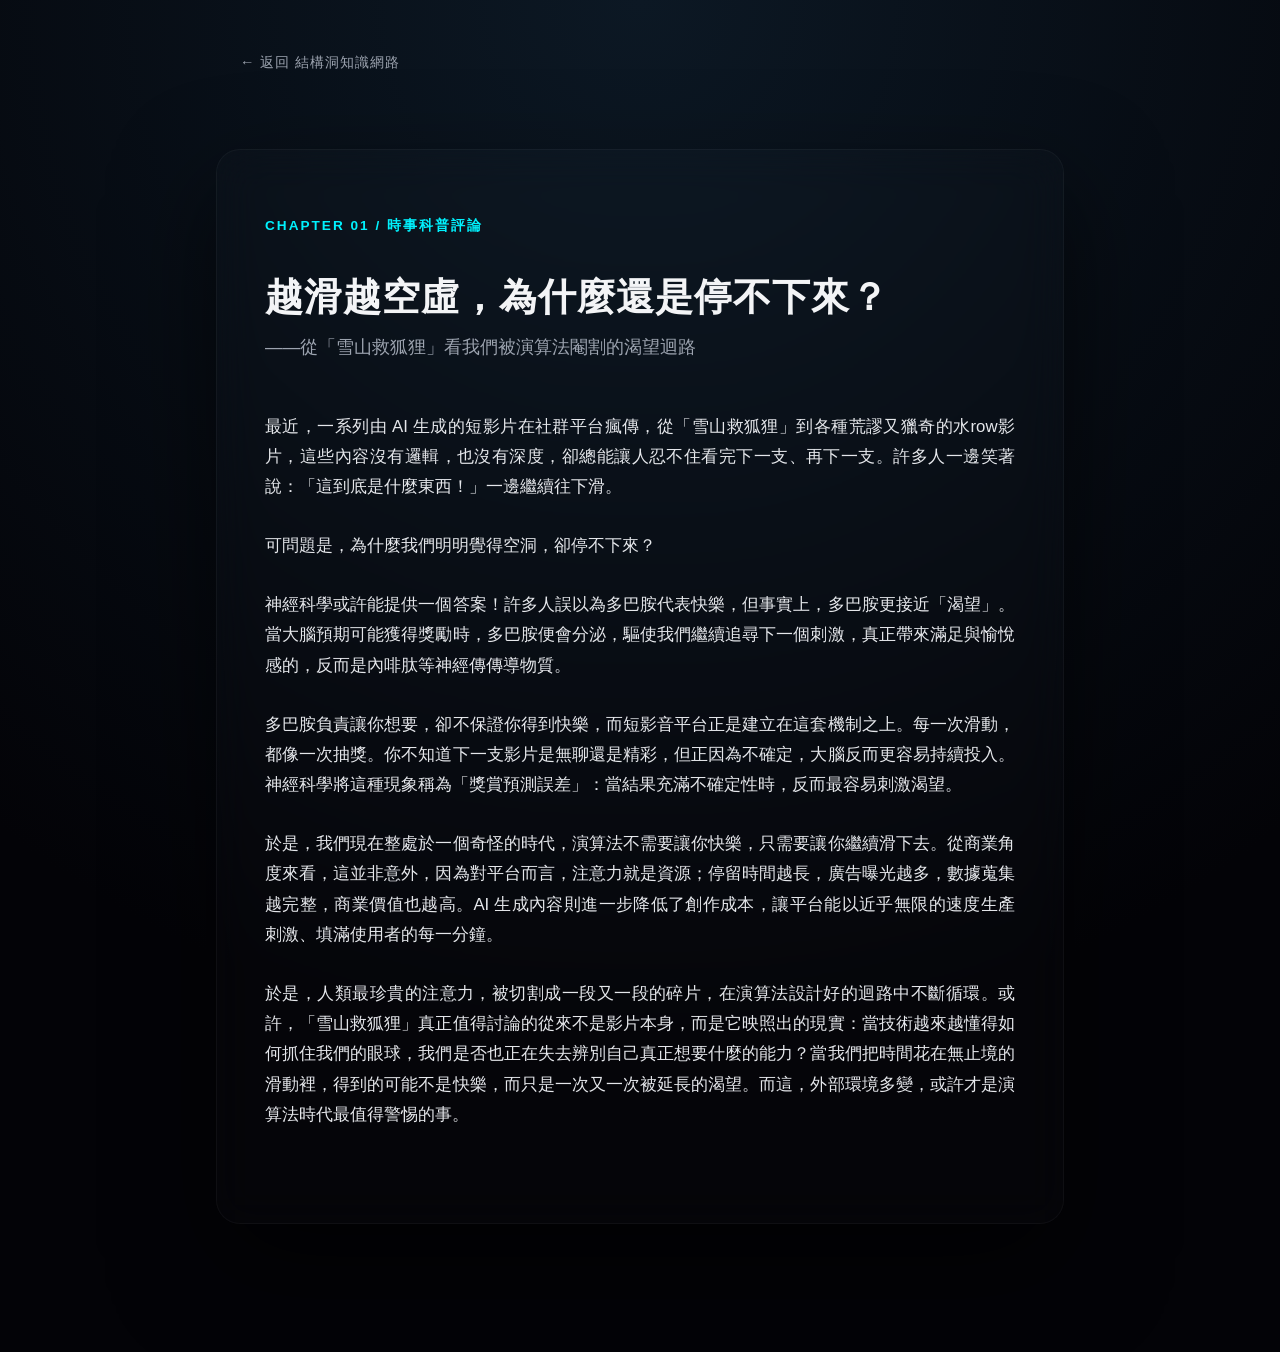
<file: gemini-code-1780487109235.html>
<!DOCTYPE html>
<html lang="zh-TW">
<head>
    <meta charset="UTF-8">
    <meta name="viewport" content="width=device-width, initial-scale=1.0">
    <title>第一章：科學理性 - 越滑越空虛</title>
    <style>
        :root {
            --bg-color: #030307;
            --accent: #00f2fe;
            --text-main: #f3f4f6;
            --text-muted: #9ca3af;
        }
        body {
            background: radial-gradient(circle at 50% 0%, #0c1824 0%, var(--bg-color) 70%);
            color: var(--text-main);
            font-family: -apple-system, BlinkMacSystemFont, "Noto Sans TC", sans-serif;
            line-height: 1.8;
            padding: 0 1.5rem;
        }
        nav {
            max-width: 800px;
            margin: 0 auto;
            padding: 2.5rem 0;
        }
        nav a {
            color: var(--text-muted);
            text-decoration: none;
            font-size: 0.9rem;
            letter-spacing: 1px;
            transition: color 0.3s;
        }
        nav a:hover { color: var(--accent); }
        
        article {
            max-width: 750px;
            margin: 2rem auto 8rem auto;
            background: rgba(255, 255, 255, 0.01);
            border: 1px solid rgba(255, 255, 255, 0.04);
            padding: 4rem 3rem;
            border-radius: 24px;
            backdrop-filter: blur(20px);
            box-shadow: 0 40px 100px rgba(0,0,0,0.6);
        }
        .meta {
            color: var(--accent);
            font-size: 0.85rem;
            font-weight: 600;
            letter-spacing: 2px;
            margin-bottom: 1rem;
        }
        h1 {
            font-size: 2.4rem;
            line-height: 1.4;
            margin-bottom: 0.5rem;
            letter-spacing: 1px;
        }
        .subtitle {
            font-size: 1.1rem;
            color: var(--text-muted);
            margin-bottom: 3rem;
        }
        p {
            font-size: 1.05rem;
            margin-bottom: 1.8rem;
            color: #e5e7eb;
            text-align: justify;
        }
        @media (max-width: 768px) {
            article { padding: 2.5rem 1.5rem; margin-top: 1rem; }
            h1 { font-size: 1.8rem; }
        }
    </style>
</head>
<body>
    <nav><a href="index.html">← 返回 結構洞知識網路</a></nav>
    <article>
        <div class="meta">CHAPTER 01 / 時事科普評論</div>
        <h1>越滑越空虛，為什麼還是停不下來？</h1>
        <div class="subtitle">——從「雪山救狐狸」看我們被演算法閹割的渴望迴路</div>
        
        <p>最近，一系列由 AI 生成的短影片在社群平台瘋傳，從「雪山救狐狸」到各種荒謬又獵奇的水row影片，這些內容沒有邏輯，也沒有深度，卻總能讓人忍不住看完下一支、再下一支。許多人一邊笑著說：「這到底是什麼東西！」一邊繼續往下滑。</p>
        <p>可問題是，為什麼我們明明覺得空洞，卻停不下來？</p>
        <p>神經科學或許能提供一個答案！許多人誤以為多巴胺代表快樂，但事實上，多巴胺更接近「渴望」。當大腦預期可能獲得獎勵時，多巴胺便會分泌，驅使我們繼續追尋下一個刺激，真正帶來滿足與愉悅感的，反而是內啡肽等神經傳傳導物質。</p>
        <p>多巴胺負責讓你想要，卻不保證你得到快樂，而短影音平台正是建立在這套機制之上。每一次滑動，都像一次抽獎。你不知道下一支影片是無聊還是精彩，但正因為不確定，大腦反而更容易持續投入。神經科學將這種現象稱為「獎賞預測誤差」：當結果充滿不確定性時，反而最容易刺激渴望。</p>
        <p>於是，我們現在整處於一個奇怪的時代，演算法不需要讓你快樂，只需要讓你繼續滑下去。從商業角度來看，這並非意外，因為對平台而言，注意力就是資源；停留時間越長，廣告曝光越多，數據蒐集越完整，商業價值也越高。AI 生成內容則進一步降低了創作成本，讓平台能以近乎無限的速度生產刺激、填滿使用者的每一分鐘。</p>
        <p>於是，人類最珍貴的注意力，被切割成一段又一段的碎片，在演算法設計好的迴路中不斷循環。或許，「雪山救狐狸」真正值得討論的從來不是影片本身，而是它映照出的現實：當技術越來越懂得如何抓住我們的眼球，我們是否也正在失去辨別自己真正想要什麼的能力？當我們把時間花在無止境的滑動裡，得到的可能不是快樂，而只是一次又一次被延長的渴望。而這，外部環境多變，或許才是演算法時代最值得警惕的事。</p>
    </article>
</body>
</html>
</file>
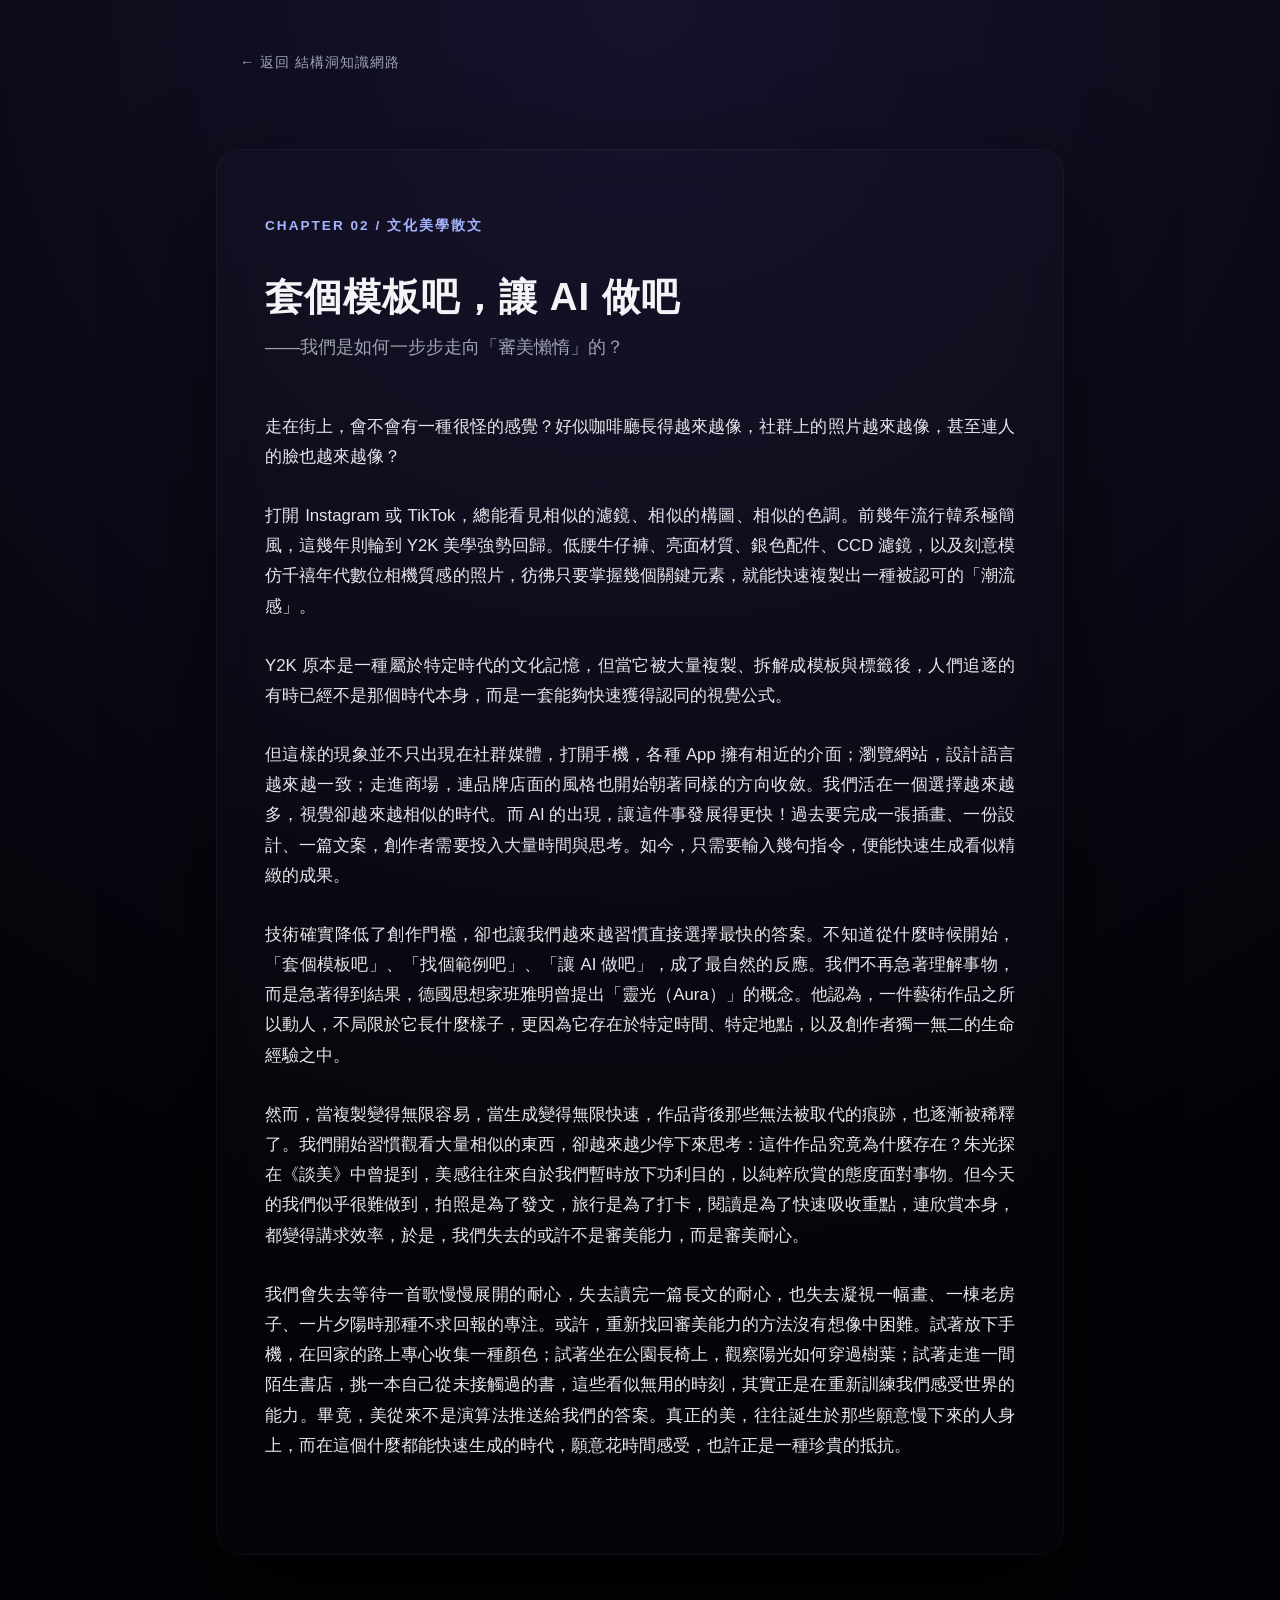
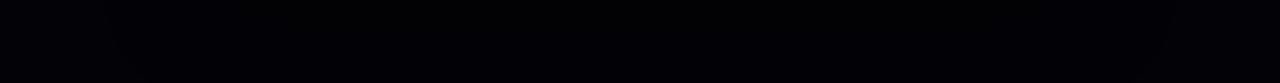
<file: gemini-code-1780487112561.html>
<!DOCTYPE html>
<html lang="zh-TW">
<head>
    <meta charset="UTF-8">
    <meta name="viewport" content="width=device-width, initial-scale=1.0">
    <title>第二章：經驗感性 - 套個模板吧</title>
    <style>
        :root {
            --bg-color: #030307;
            --accent: #a5b4fc;
            --text-main: #f3f4f6;
            --text-muted: #9ca3af;
        }
        body {
            background: radial-gradient(circle at 50% 0%, #16122c 0%, var(--bg-color) 70%);
            color: var(--text-main);
            font-family: -apple-system, BlinkMacSystemFont, "Noto Sans TC", sans-serif;
            line-height: 1.8;
            padding: 0 1.5rem;
        }
        nav { max-width: 800px; margin: 0 auto; padding: 2.5rem 0; }
        nav a { color: var(--text-muted); text-decoration: none; font-size: 0.9rem; letter-spacing: 1px; transition: color 0.3s; }
        nav a:hover { color: var(--accent); }
        
        article {
            max-width: 750px; margin: 2rem auto 8rem auto;
            background: rgba(255, 255, 255, 0.01); border: 1px solid rgba(255, 255, 255, 0.04);
            padding: 4rem 3rem; border-radius: 24px; backdrop-filter: blur(20px); box-shadow: 0 40px 100px rgba(0,0,0,0.6);
        }
        .meta { color: var(--accent); font-size: 0.85rem; font-weight: 600; letter-spacing: 2px; margin-bottom: 1rem; }
        h1 { font-size: 2.4rem; line-height: 1.4; margin-bottom: 0.5rem; letter-spacing: 1px; }
        .subtitle { font-size: 1.1rem; color: var(--text-muted); margin-bottom: 3rem; }
        p { font-size: 1.05rem; margin-bottom: 1.8rem; color: #e5e7eb; text-align: justify; }
        @media (max-width: 768px) { article { padding: 2.5rem 1.5rem; margin-top: 1rem; } h1 { font-size: 1.8rem; } }
    </style>
</head>
<body>
    <nav><a href="index.html">← 返回 結構洞知識網路</a></nav>
    <article>
        <div class="meta">CHAPTER 02 / 文化美學散文</div>
        <h1>套個模板吧，讓 AI 做吧</h1>
        <div class="subtitle">——我們是如何一步步走向「審美懶惰」的？</div>
        
        <p>走在街上，會不會有一種很怪的感覺？好似咖啡廳長得越來越像，社群上的照片越來越像，甚至連人的臉也越來越像？</p>
        <p>打開 Instagram 或 TikTok，總能看見相似的濾鏡、相似的構圖、相似的色調。前幾年流行韓系極簡風，這幾年則輪到 Y2K 美學強勢回歸。低腰牛仔褲、亮面材質、銀色配件、CCD 濾鏡，以及刻意模仿千禧年代數位相機質感的照片，彷彿只要掌握幾個關鍵元素，就能快速複製出一種被認可的「潮流感」。</p>
        <p>Y2K 原本是一種屬於特定時代的文化記憶，但當它被大量複製、拆解成模板與標籤後，人們追逐的有時已經不是那個時代本身，而是一套能夠快速獲得認同的視覺公式。</p>
        <p>但這樣的現象並不只出現在社群媒體，打開手機，各種 App 擁有相近的介面；瀏覽網站，設計語言越來越一致；走進商場，連品牌店面的風格也開始朝著同樣的方向收斂。我們活在一個選擇越來越多，視覺卻越來越相似的時代。而 AI 的出現，讓這件事發展得更快！過去要完成一張插畫、一份設計、一篇文案，創作者需要投入大量時間與思考。如今，只需要輸入幾句指令，便能快速生成看似精緻的成果。</p>
        <p>技術確實降低了創作門檻，卻也讓我們越來越習慣直接選擇最快的答案。不知道從什麼時候開始，「套個模板吧」、「找個範例吧」、「讓 AI 做吧」，成了最自然的反應。我們不再急著理解事物，而是急著得到結果，德國思想家班雅明曾提出「靈光（Aura）」的概念。他認為，一件藝術作品之所以動人，不局限於它長什麼樣子，更因為它存在於特定時間、特定地點，以及創作者獨一無二的生命經驗之中。</p>
        <p>然而，當複製變得無限容易，當生成變得無限快速，作品背後那些無法被取代的痕跡，也逐漸被稀釋了。我們開始習慣觀看大量相似的東西，卻越來越少停下來思考：這件作品究竟為什麼存在？朱光探在《談美》中曾提到，美感往往來自於我們暫時放下功利目的，以純粹欣賞的態度面對事物。但今天的我們似乎很難做到，拍照是為了發文，旅行是為了打卡，閱讀是為了快速吸收重點，連欣賞本身，都變得講求效率，於是，我們失去的或許不是審美能力，而是審美耐心。</p>
        <p>我們會失去等待一首歌慢慢展開的耐心，失去讀完一篇長文的耐心，也失去凝視一幅畫、一棟老房子、一片夕陽時那種不求回報的專注。或許，重新找回審美能力的方法沒有想像中困難。試著放下手機，在回家的路上專心收集一種顏色；試著坐在公園長椅上，觀察陽光如何穿過樹葉；試著走進一間陌生書店，挑一本自己從未接觸過的書，這些看似無用的時刻，其實正是在重新訓練我們感受世界的能力。畢竟，美從來不是演算法推送給我們的答案。真正的美，往往誕生於那些願意慢下來的人身上，而在這個什麼都能快速生成的時代，願意花時間感受，也許正是一種珍貴的抵抗。</p>
    </article>
</body>
</html>
</file>
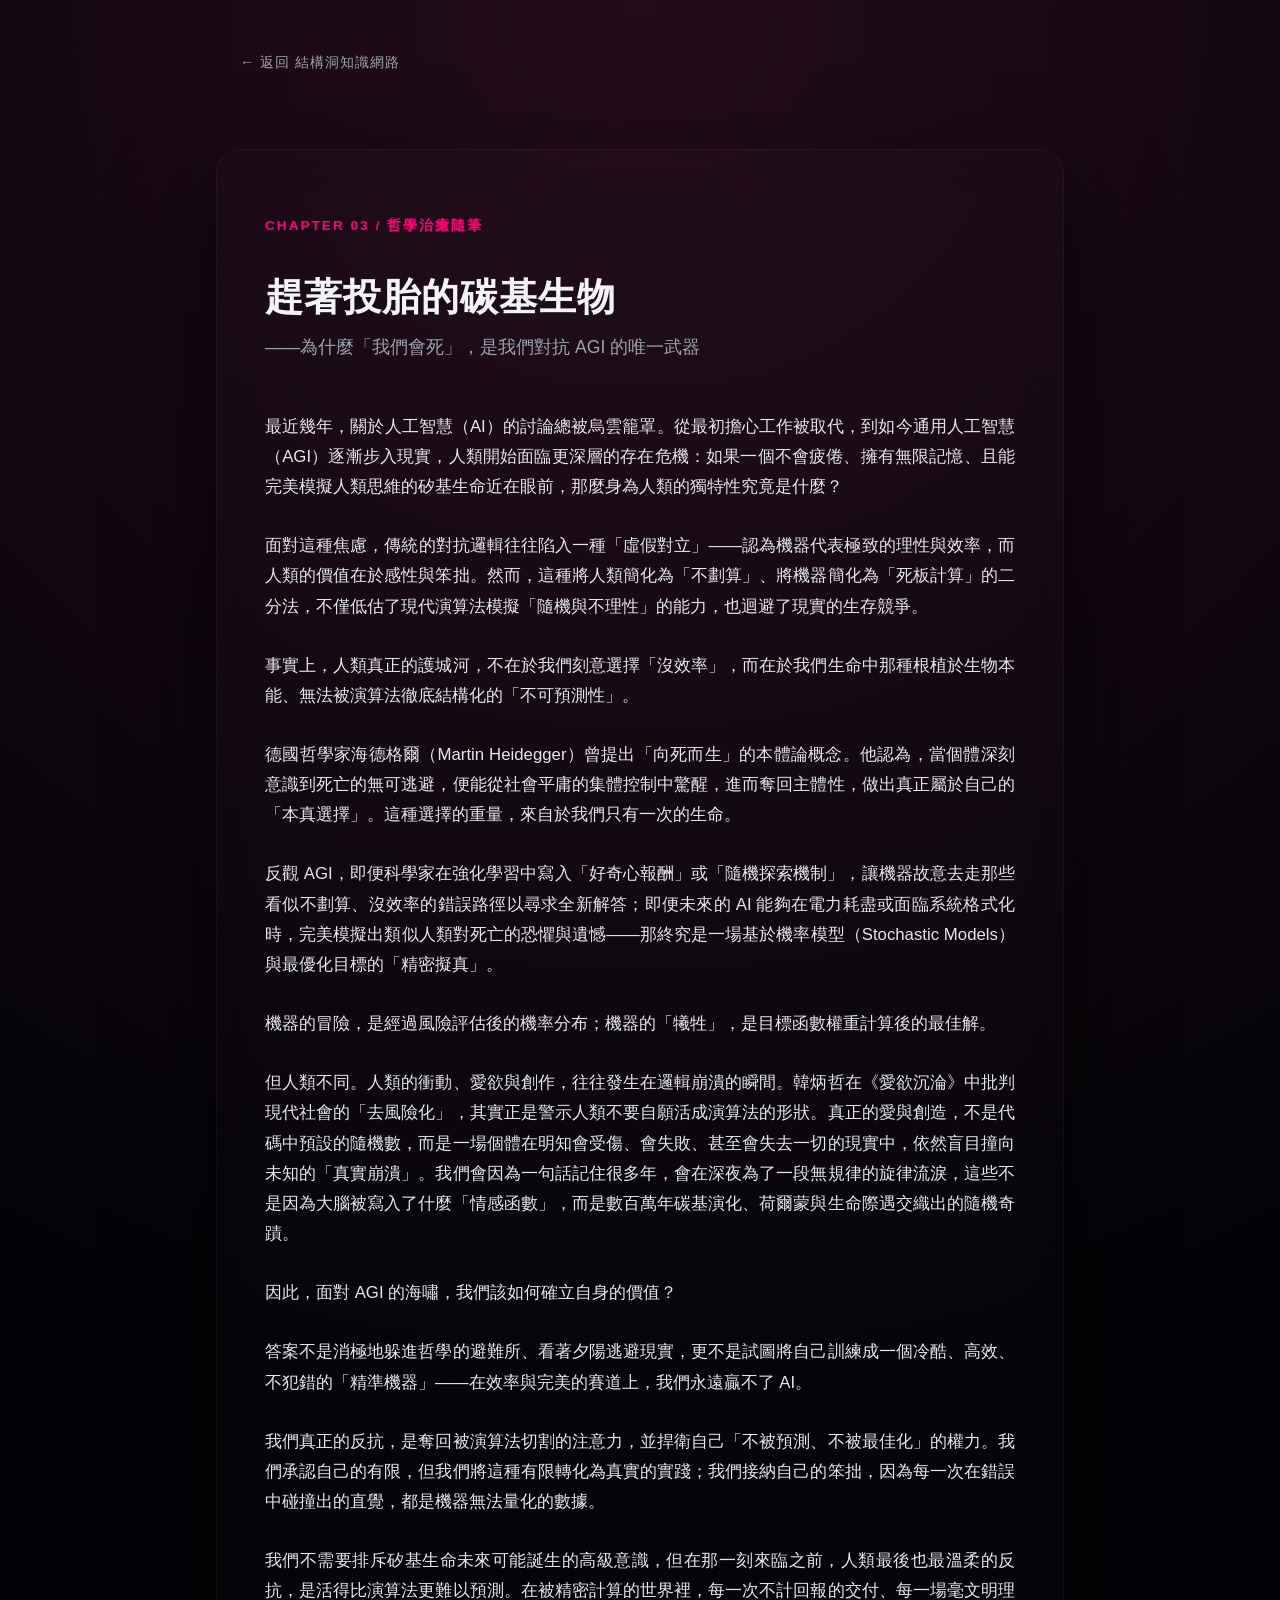
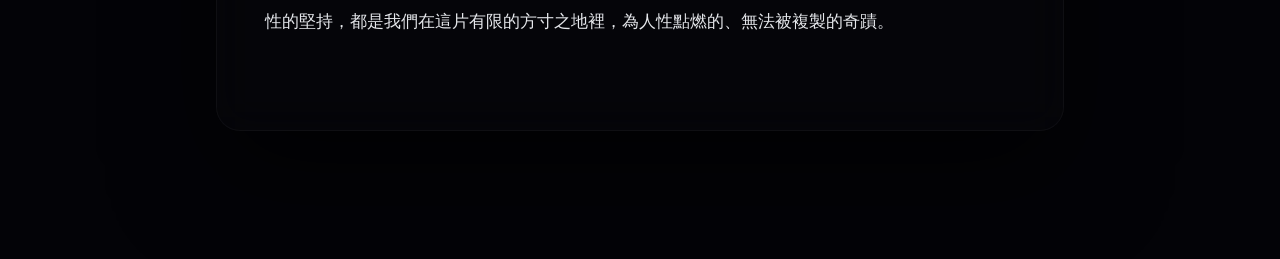
<file: gemini-code-1780487114744.html>
<!DOCTYPE html>
<html lang="zh-TW">
<head>
    <meta charset="UTF-8">
    <meta name="viewport" content="width=device-width, initial-scale=1.0">
    <title>第三章：生命體驗 - 趕著投胎的碳基生物</title>
    <style>
        :root {
            --bg-color: #030307;
            --accent: #ff007f;
            --text-main: #f3f4f6;
            --text-muted: #9ca3af;
        }
        body {
            background: radial-gradient(circle at 50% 0%, #240c1a 0%, var(--bg-color) 70%);
            color: var(--text-main);
            font-family: -apple-system, BlinkMacSystemFont, "Noto Sans TC", sans-serif;
            line-height: 1.8;
            padding: 0 1.5rem;
        }
        nav { max-width: 800px; margin: 0 auto; padding: 2.5rem 0; }
        nav a { color: var(--text-muted); text-decoration: none; font-size: 0.9rem; letter-spacing: 1px; transition: color 0.3s; }
        nav a:hover { color: var(--accent); }
        
        article {
            max-width: 750px; margin: 2rem auto 8rem auto;
            background: rgba(255, 255, 255, 0.01); border: 1px solid rgba(255, 255, 255, 0.04);
            padding: 4rem 3rem; border-radius: 24px; backdrop-filter: blur(20px); box-shadow: 0 40px 100px rgba(0,0,0,0.6);
        }
        .meta { color: var(--accent); font-size: 0.85rem; font-weight: 600; letter-spacing: 2px; margin-bottom: 1rem; }
        h1 { font-size: 2.4rem; line-height: 1.4; margin-bottom: 0.5rem; letter-spacing: 1px; }
        .subtitle { font-size: 1.1rem; color: var(--text-muted); margin-bottom: 3rem; }
        p { font-size: 1.05rem; margin-bottom: 1.8rem; color: #e5e7eb; text-align: justify; }
        @media (max-width: 768px) { article { padding: 2.5rem 1.5rem; margin-top: 1rem; } h1 { font-size: 1.8rem; } }
    </style>
</head>
<body>
    <nav><a href="index.html">← 返回 結構洞知識網路</a></nav>
    <article>
        <div class="meta">CHAPTER 03 / 哲學治癒隨筆</div>
        <h1>趕著投胎的碳基生物</h1>
        <div class="subtitle">——為什麼「我們會死」，是我們對抗 AGI 的唯一武器</div>
        
        <p>最近幾年，關於人工智慧（AI）的討論總被烏雲籠罩。從最初擔心工作被取代，到如今通用人工智慧（AGI）逐漸步入現實，人類開始面臨更深層的存在危機：如果一個不會疲倦、擁有無限記憶、且能完美模擬人類思維的矽基生命近在眼前，那麼身為人類的獨特性究竟是什麼？</p>
        <p>面對這種焦慮，傳統的對抗邏輯往往陷入一種「虛假對立」——認為機器代表極致的理性與效率，而人類的價值在於感性與笨拙。然而，這種將人類簡化為「不劃算」、將機器簡化為「死板計算」的二分法，不僅低估了現代演算法模擬「隨機與不理性」的能力，也迴避了現實的生存競爭。</p>
        <p>事實上，人類真正的護城河，不在於我們刻意選擇「沒效率」，而在於我們生命中那種根植於生物本能、無法被演算法徹底結構化的「不可預測性」。</p>
        <p>德國哲學家海德格爾（Martin Heidegger）曾提出「向死而生」的本體論概念。他認為，當個體深刻意識到死亡的無可逃避，便能從社會平庸的集體控制中驚醒，進而奪回主體性，做出真正屬於自己的「本真選擇」。這種選擇的重量，來自於我們只有一次的生命。</p>
        <p>反觀 AGI，即便科學家在強化學習中寫入「好奇心報酬」或「隨機探索機制」，讓機器故意去走那些看似不劃算、沒效率的錯誤路徑以尋求全新解答；即便未來的 AI 能夠在電力耗盡或面臨系統格式化時，完美模擬出類似人類對死亡的恐懼與遺憾——那終究是一場基於機率模型（Stochastic Models）與最優化目標的「精密擬真」。</p>
        <p>機器的冒險，是經過風險評估後的機率分布；機器的「犧牲」，是目標函數權重計算後的最佳解。</p>
        <p>但人類不同。人類的衝動、愛欲與創作，往往發生在邏輯崩潰的瞬間。韓炳哲在《愛欲沉淪》中批判現代社會的「去風險化」，其實正是警示人類不要自願活成演算法的形狀。真正的愛與創造，不是代碼中預設的隨機數，而是一場個體在明知會受傷、會失敗、甚至會失去一切的現實中，依然盲目撞向未知的「真實崩潰」。我們會因為一句話記住很多年，會在深夜為了一段無規律的旋律流淚，這些不是因為大腦被寫入了什麼「情感函數」，而是數百萬年碳基演化、荷爾蒙與生命際遇交織出的隨機奇蹟。</p>
        <p>因此，面對 AGI 的海嘯，我們該如何確立自身的價值？</p>
        <p>答案不是消極地躲進哲學的避難所、看著夕陽逃避現實，更不是試圖將自己訓練成一個冷酷、高效、不犯錯的「精準機器」——在效率與完美的賽道上，我們永遠贏不了 AI。</p>
        <p>我們真正的反抗，是奪回被演算法切割的注意力，並捍衛自己「不被預測、不被最佳化」的權力。我們承認自己的有限，但我們將這種有限轉化為真實的實踐；我們接納自己的笨拙，因為每一次在錯誤中碰撞出的直覺，都是機器無法量化的數據。</p>
        <p>我們不需要排斥矽基生命未來可能誕生的高級意識，但在那一刻來臨之前，人類最後也最溫柔的反抗，是活得比演算法更難以預測。在被精密計算的世界裡，每一次不計回報的交付、每一場毫文明理性的堅持，都是我們在這片有限的方寸之地裡，為人性點燃的、無法被複製的奇蹟。</p>
    </article>
</body>
</html>
</file>
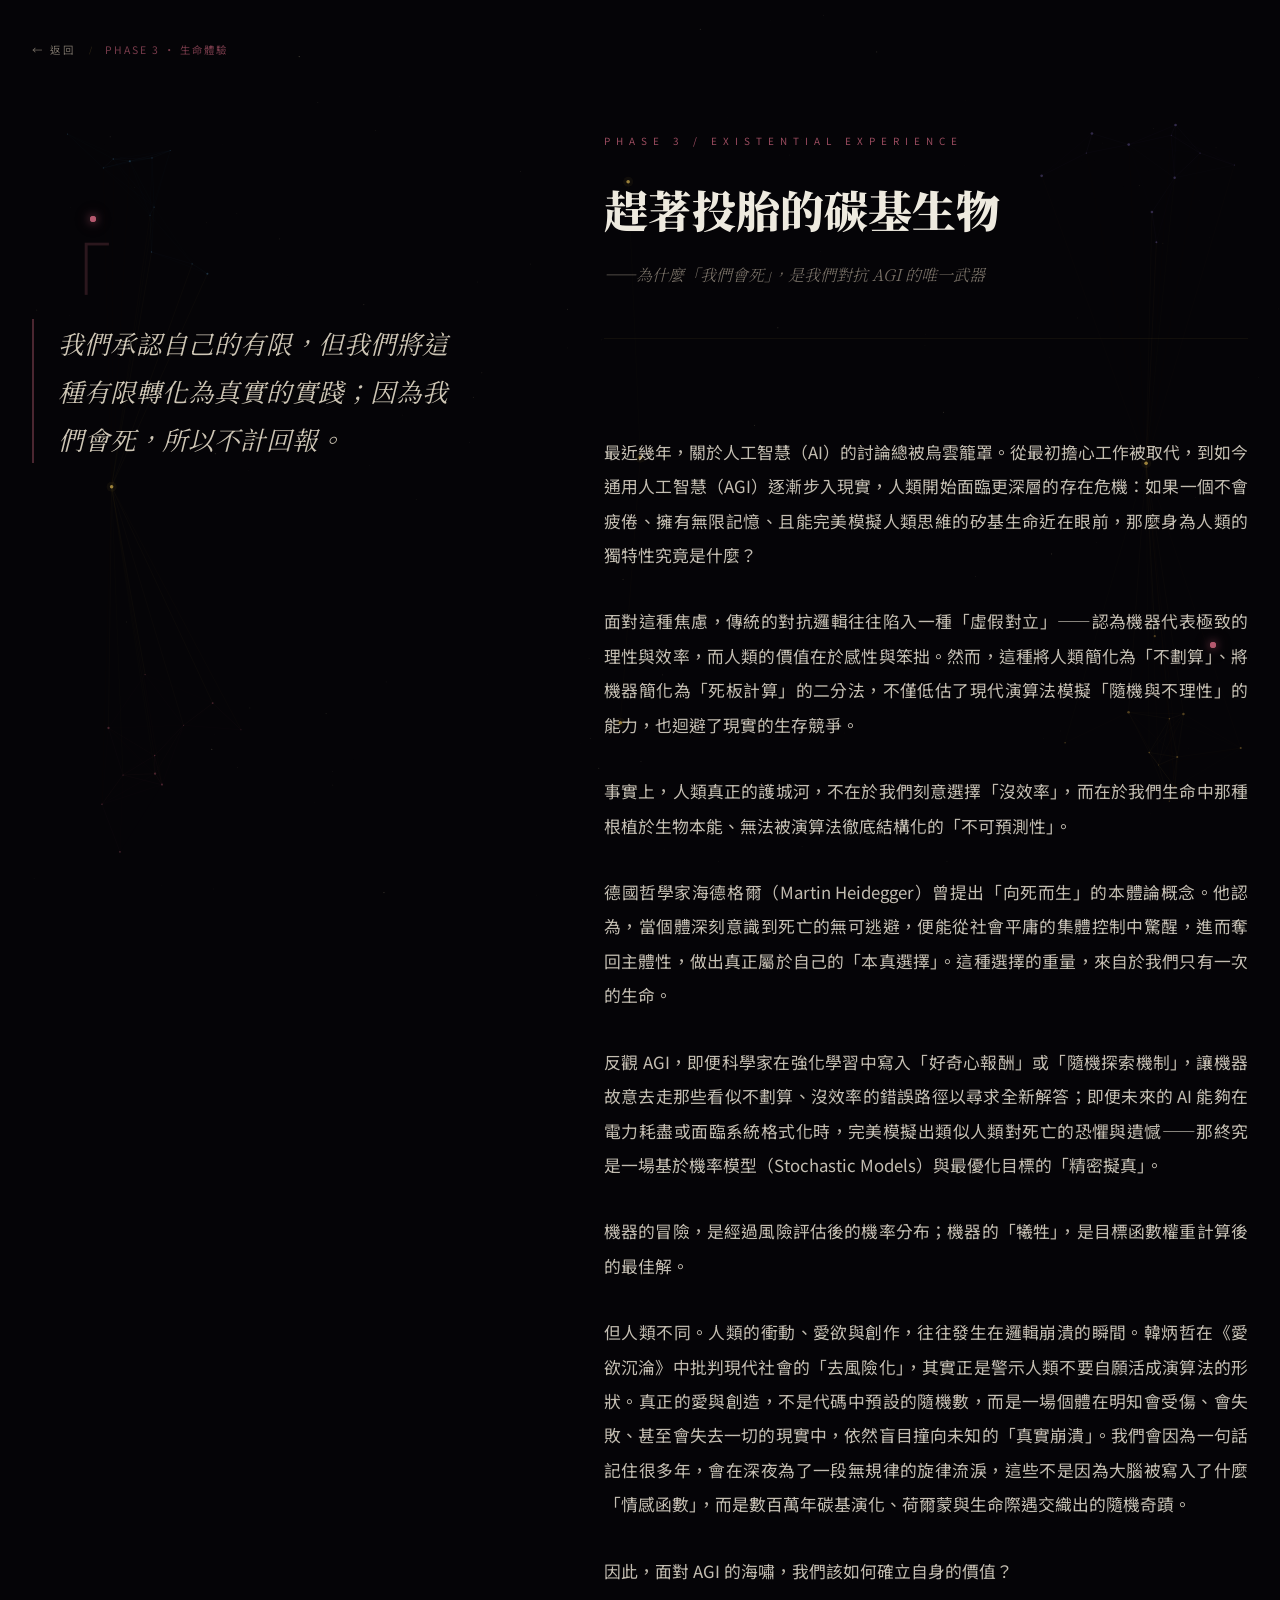
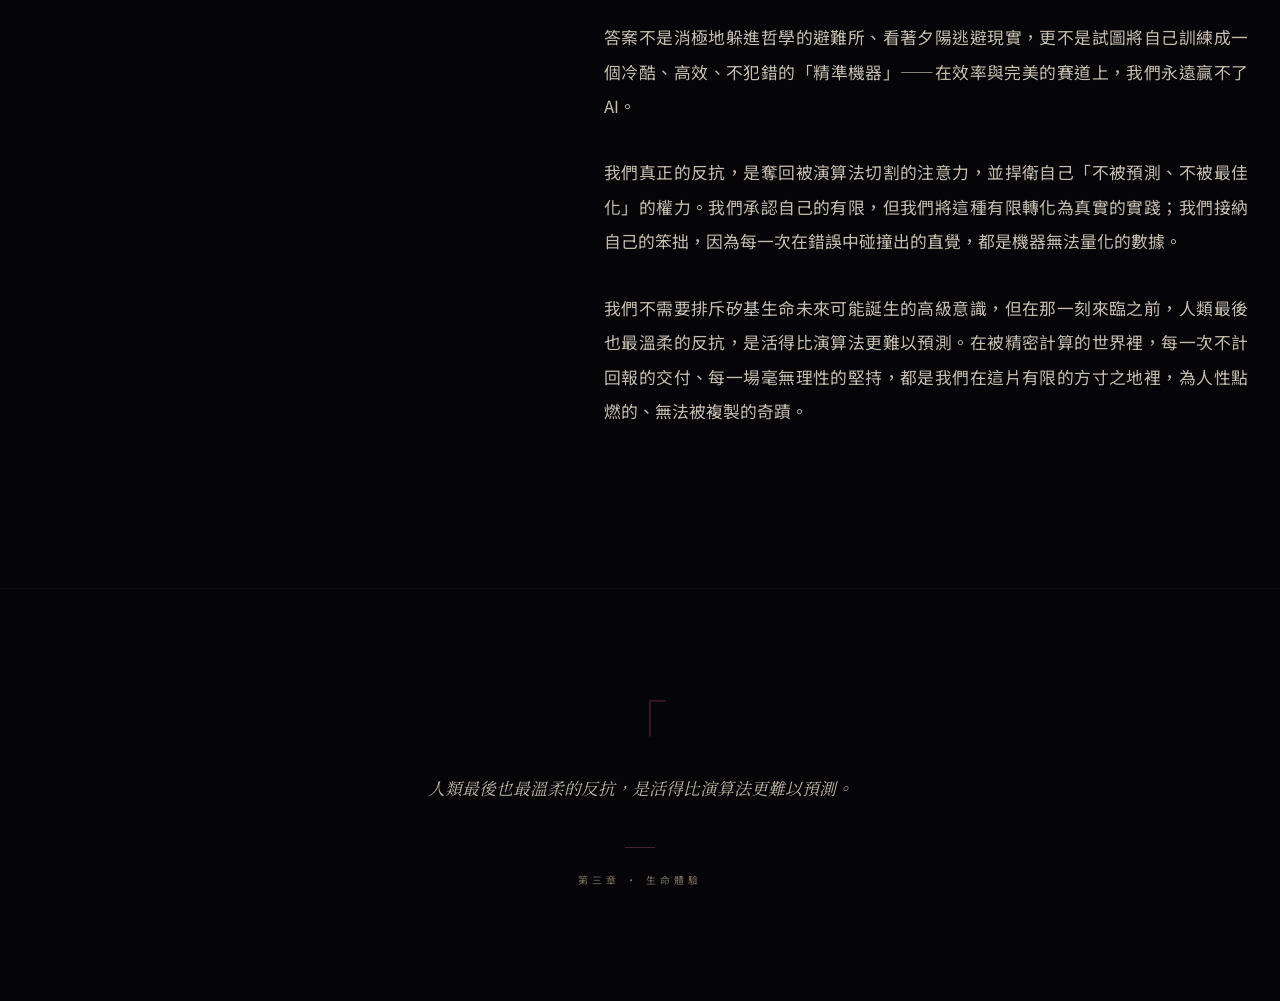
<file: gemini-code-1780493673343.html>
<!DOCTYPE html>
<html lang="zh-TW">
<head>
    <meta charset="UTF-8">
    <meta name="viewport" content="width=device-width, initial-scale=1.0">
    <title>第三章：生命體驗 — 趕著投胎的碳基生物</title>
    <link rel="stylesheet" href="shared.css">
    <style>
        /* Chapter 3 accent: 深玫瑰 — 對應 C3 群落，生命與死亡的張力 */
        :root { --accent: #b5596f; }
    </style>
</head>
<body>

    <div class="prog-wrap"><div class="prog-bar" id="bar"></div></div>
    <div class="y2k-grid"></div>
    <!-- collapseOnScroll: true — 網路崩解動畫，隱喻生命終結時連結消逝 -->
    <canvas id="bg-canvas"></canvas>
    <!-- Bridge glow nodes -->
    <div class="bridge-node" style="top: 24%; left: 7%;"></div>
    <div class="bridge-node" style="bottom: 28%; right: 5%;"></div>

    <nav class="site-nav">
        <a href="index.html">← 返回</a>
        <span class="nav-sep">/</span>
        <span class="nav-current">Phase 3 · 生命體驗</span>
    </nav>

    <main class="story-wrap">
        <!-- Sticky Quote -->
        <aside class="sticky-col">
            <div class="sticky-quote">
                <span class="sq-mark">「</span>
                <h2 class="sq-text">我們承認自己的有限，但我們將這種有限轉化為真實的實踐；因為我們會死，所以不計回報。</h2>
            </div>
        </aside>

        <!-- Article -->
        <section class="text-col">
            <header class="meta-hd">
                <div class="ch-tag">Phase 3 / Existential Experience</div>
                <h1 class="ch-title">趕著投胎的碳基生物</h1>
                <p class="ch-sub">——為什麼「我們會死」，是我們對抗 AGI 的唯一武器</p>
            </header>

            <p class="reveal-p">最近幾年，關於人工智慧（AI）的討論總被烏雲籠罩。從最初擔心工作被取代，到如今通用人工智慧（AGI）逐漸步入現實，人類開始面臨更深層的存在危機：如果一個不會疲倦、擁有無限記憶、且能完美模擬人類思維的矽基生命近在眼前，那麼身為人類的獨特性究竟是什麼？</p>
            <p class="reveal-p">面對這種焦慮，傳統的對抗邏輯往往陷入一種「虛假對立」——認為機器代表極致的理性與效率，而人類的價值在於感性與笨拙。然而，這種將人類簡化為「不劃算」、將機器簡化為「死板計算」的二分法，不僅低估了現代演算法模擬「隨機與不理性」的能力，也迴避了現實的生存競爭。</p>
            <p class="reveal-p">事實上，人類真正的護城河，不在於我們刻意選擇「沒效率」，而在於我們生命中那種根植於生物本能、無法被演算法徹底結構化的「不可預測性」。</p>
            <p class="reveal-p">德國哲學家海德格爾（Martin Heidegger）曾提出「向死而生」的本體論概念。他認為，當個體深刻意識到死亡的無可逃避，便能從社會平庸的集體控制中驚醒，進而奪回主體性，做出真正屬於自己的「本真選擇」。這種選擇的重量，來自於我們只有一次的生命。</p>
            <p class="reveal-p">反觀 AGI，即便科學家在強化學習中寫入「好奇心報酬」或「隨機探索機制」，讓機器故意去走那些看似不劃算、沒效率的錯誤路徑以尋求全新解答；即便未來的 AI 能夠在電力耗盡或面臨系統格式化時，完美模擬出類似人類對死亡的恐懼與遺憾——那終究是一場基於機率模型（Stochastic Models）與最優化目標的「精密擬真」。</p>
            <p class="reveal-p">機器的冒險，是經過風險評估後的機率分布；機器的「犧牲」，是目標函數權重計算後的最佳解。</p>
            <p class="reveal-p">但人類不同。人類的衝動、愛欲與創作，往往發生在邏輯崩潰的瞬間。韓炳哲在《愛欲沉淪》中批判現代社會的「去風險化」，其實正是警示人類不要自願活成演算法的形狀。真正的愛與創造，不是代碼中預設的隨機數，而是一場個體在明知會受傷、會失敗、甚至會失去一切的現實中，依然盲目撞向未知的「真實崩潰」。我們會因為一句話記住很多年，會在深夜為了一段無規律的旋律流淚，這些不是因為大腦被寫入了什麼「情感函數」，而是數百萬年碳基演化、荷爾蒙與生命際遇交織出的隨機奇蹟。</p>
            <p class="reveal-p">因此，面對 AGI 的海嘯，我們該如何確立自身的價值？</p>
            <p class="reveal-p">答案不是消極地躲進哲學的避難所、看著夕陽逃避現實，更不是試圖將自己訓練成一個冷酷、高效、不犯錯的「精準機器」——在效率與完美的賽道上，我們永遠贏不了 AI。</p>
            <p class="reveal-p">我們真正的反抗，是奪回被演算法切割的注意力，並捍衛自己「不被預測、不被最佳化」的權力。我們承認自己的有限，但我們將這種有限轉化為真實的實踐；我們接納自己的笨拙，因為每一次在錯誤中碰撞出的直覺，都是機器無法量化的數據。</p>
            <p class="reveal-p">我們不需要排斥矽基生命未來可能誕生的高級意識，但在那一刻來臨之前，人類最後也最溫柔的反抗，是活得比演算法更難以預測。在被精密計算的世界裡，每一次不計回報的交付、每一場毫無理性的堅持，都是我們在這片有限的方寸之地裡，為人性點燃的、無法被複製的奇蹟。</p>
        </section>
    </main>

    <footer class="site-footer reveal">
        <div class="footer-inner">
            <div class="footer-mark">「</div>
            <p class="footer-quote">人類最後也最溫柔的反抗，是活得比演算法更難以預測。</p>
            <div class="footer-rule"></div>
            <p class="footer-attr">第三章 · 生命體驗</p>
        </div>
    </footer>

    <script src="shared.js"></script>
    <script>
        /* collapseOnScroll: true — 滾動到底網路崩解，隱喻死亡與連結消逝 */
        initCanvas('bg-canvas', { collapseOnScroll: true });
        initProgressBar('bar');
        initReveal('.reveal');
        initReveal('.reveal-p');
    </script>
</body>
</html>
</file>
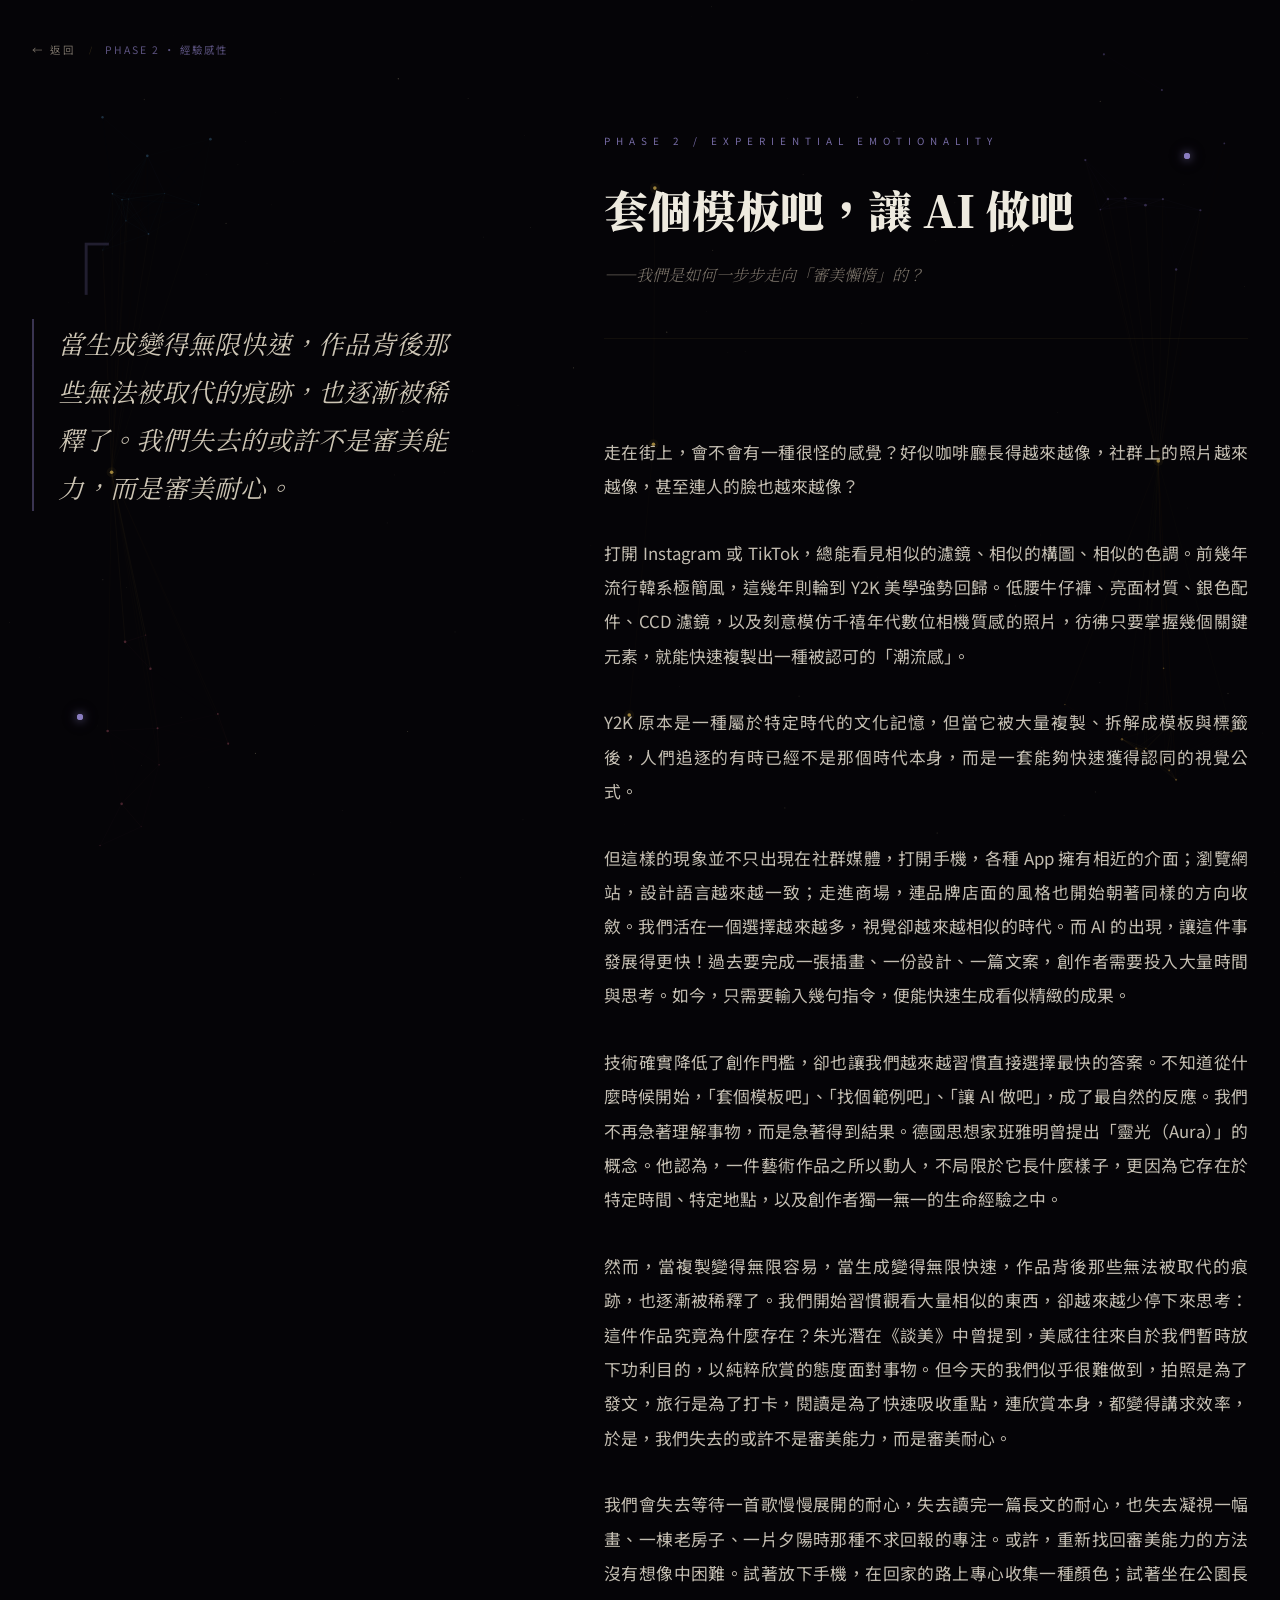
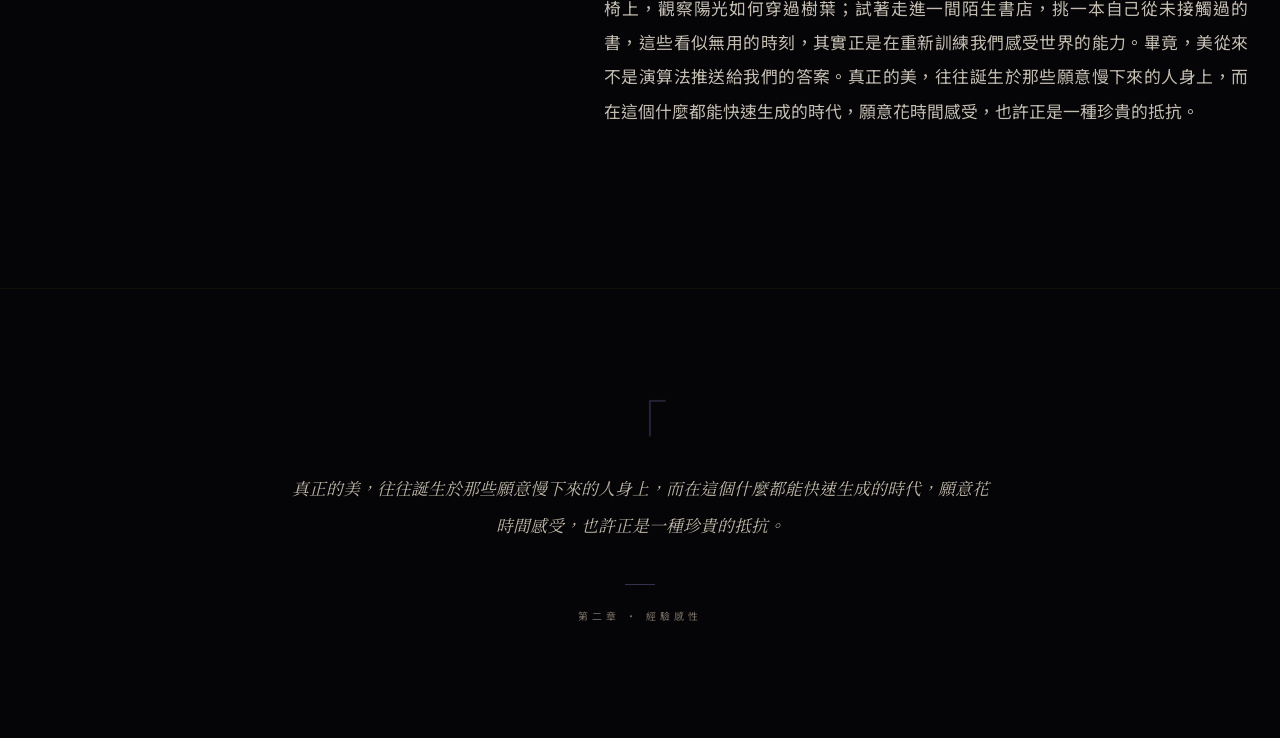
<file: gemini-code-1780493676790.html>
<!DOCTYPE html>
<html lang="zh-TW">
<head>
    <meta charset="UTF-8">
    <meta name="viewport" content="width=device-width, initial-scale=1.0">
    <title>第二章：經驗感性 — 套個模板吧</title>
    <link rel="stylesheet" href="shared.css">
    <style>
        /* Chapter 2 accent: 紫靛 — 對應 C2 群落，審美被馴化的朦朧感 */
        :root { --accent: #8a7dc0; }
    </style>
</head>
<body>

    <div class="prog-wrap"><div class="prog-bar" id="bar"></div></div>
    <!-- Y2K Grid: ch2 專屬收縮效果，grid-size 隨滾動縮小 (視覺隱喻：審美公式化) -->
    <div class="y2k-grid" id="grid"></div>
    <canvas id="bg-canvas"></canvas>
    <!-- Bridge glow nodes -->
    <div class="bridge-node" style="top: 17%; right: 7%;"></div>
    <div class="bridge-node" style="bottom: 20%; left: 6%;"></div>

    <nav class="site-nav">
        <a href="index.html">← 返回</a>
        <span class="nav-sep">/</span>
        <span class="nav-current">Phase 2 · 經驗感性</span>
    </nav>

    <main class="story-wrap">
        <!-- Sticky Quote -->
        <aside class="sticky-col">
            <div class="sticky-quote">
                <span class="sq-mark">「</span>
                <h2 class="sq-text">當生成變得無限快速，作品背後那些無法被取代的痕跡，也逐漸被稀釋了。我們失去的或許不是審美能力，而是審美耐心。</h2>
            </div>
        </aside>

        <!-- Article -->
        <section class="text-col">
            <header class="meta-hd">
                <div class="ch-tag">Phase 2 / Experiential Emotionality</div>
                <h1 class="ch-title">套個模板吧，讓 AI 做吧</h1>
                <p class="ch-sub">——我們是如何一步步走向「審美懶惰」的？</p>
            </header>

            <p class="reveal-p">走在街上，會不會有一種很怪的感覺？好似咖啡廳長得越來越像，社群上的照片越來越像，甚至連人的臉也越來越像？</p>
            <p class="reveal-p">打開 Instagram 或 TikTok，總能看見相似的濾鏡、相似的構圖、相似的色調。前幾年流行韓系極簡風，這幾年則輪到 Y2K 美學強勢回歸。低腰牛仔褲、亮面材質、銀色配件、CCD 濾鏡，以及刻意模仿千禧年代數位相機質感的照片，彷彿只要掌握幾個關鍵元素，就能快速複製出一種被認可的「潮流感」。</p>
            <p class="reveal-p">Y2K 原本是一種屬於特定時代的文化記憶，但當它被大量複製、拆解成模板與標籤後，人們追逐的有時已經不是那個時代本身，而是一套能夠快速獲得認同的視覺公式。</p>
            <p class="reveal-p">但這樣的現象並不只出現在社群媒體，打開手機，各種 App 擁有相近的介面；瀏覽網站，設計語言越來越一致；走進商場，連品牌店面的風格也開始朝著同樣的方向收斂。我們活在一個選擇越來越多，視覺卻越來越相似的時代。而 AI 的出現，讓這件事發展得更快！過去要完成一張插畫、一份設計、一篇文案，創作者需要投入大量時間與思考。如今，只需要輸入幾句指令，便能快速生成看似精緻的成果。</p>
            <p class="reveal-p">技術確實降低了創作門檻，卻也讓我們越來越習慣直接選擇最快的答案。不知道從什麼時候開始，「套個模板吧」、「找個範例吧」、「讓 AI 做吧」，成了最自然的反應。我們不再急著理解事物，而是急著得到結果。德國思想家班雅明曾提出「靈光（Aura）」的概念。他認為，一件藝術作品之所以動人，不局限於它長什麼樣子，更因為它存在於特定時間、特定地點，以及創作者獨一無一的生命經驗之中。</p>
            <p class="reveal-p">然而，當複製變得無限容易，當生成變得無限快速，作品背後那些無法被取代的痕跡，也逐漸被稀釋了。我們開始習慣觀看大量相似的東西，卻越來越少停下來思考：這件作品究竟為什麼存在？朱光潛在《談美》中曾提到，美感往往來自於我們暫時放下功利目的，以純粹欣賞的態度面對事物。但今天的我們似乎很難做到，拍照是為了發文，旅行是為了打卡，閱讀是為了快速吸收重點，連欣賞本身，都變得講求效率，於是，我們失去的或許不是審美能力，而是審美耐心。</p>
            <p class="reveal-p">我們會失去等待一首歌慢慢展開的耐心，失去讀完一篇長文的耐心，也失去凝視一幅畫、一棟老房子、一片夕陽時那種不求回報的專注。或許，重新找回審美能力的方法沒有想像中困難。試著放下手機，在回家的路上專心收集一種顏色；試著坐在公園長椅上，觀察陽光如何穿過樹葉；試著走進一間陌生書店，挑一本自己從未接觸過的書，這些看似無用的時刻，其實正是在重新訓練我們感受世界的能力。畢竟，美從來不是演算法推送給我們的答案。真正的美，往往誕生於那些願意慢下來的人身上，而在這個什麼都能快速生成的時代，願意花時間感受，也許正是一種珍貴的抵抗。</p>
        </section>
    </main>

    <footer class="site-footer reveal">
        <div class="footer-inner">
            <div class="footer-mark">「</div>
            <p class="footer-quote">真正的美，往往誕生於那些願意慢下來的人身上，而在這個什麼都能快速生成的時代，願意花時間感受，也許正是一種珍貴的抵抗。</p>
            <div class="footer-rule"></div>
            <p class="footer-attr">第二章 · 經驗感性</p>
        </div>
    </footer>

    <script src="shared.js"></script>
    <script>
        initCanvas('bg-canvas');
        initProgressBar('bar');
        initReveal('.reveal');
        initReveal('.reveal-p');

        /* Y2K grid 收縮效果 — 審美逐漸公式化的視覺隱喻 */
        var grid = document.getElementById('grid');
        window.addEventListener('scroll', function() {
            var h = document.documentElement.scrollHeight - document.documentElement.clientHeight;
            var ratio = h > 0 ? document.documentElement.scrollTop / h : 0;
            var size = Math.max(20, 60 - ratio * 22) + 'px';
            grid.style.backgroundSize = size + ' ' + size;
        }, { passive: true });
    </script>
</body>
</html>
</file>
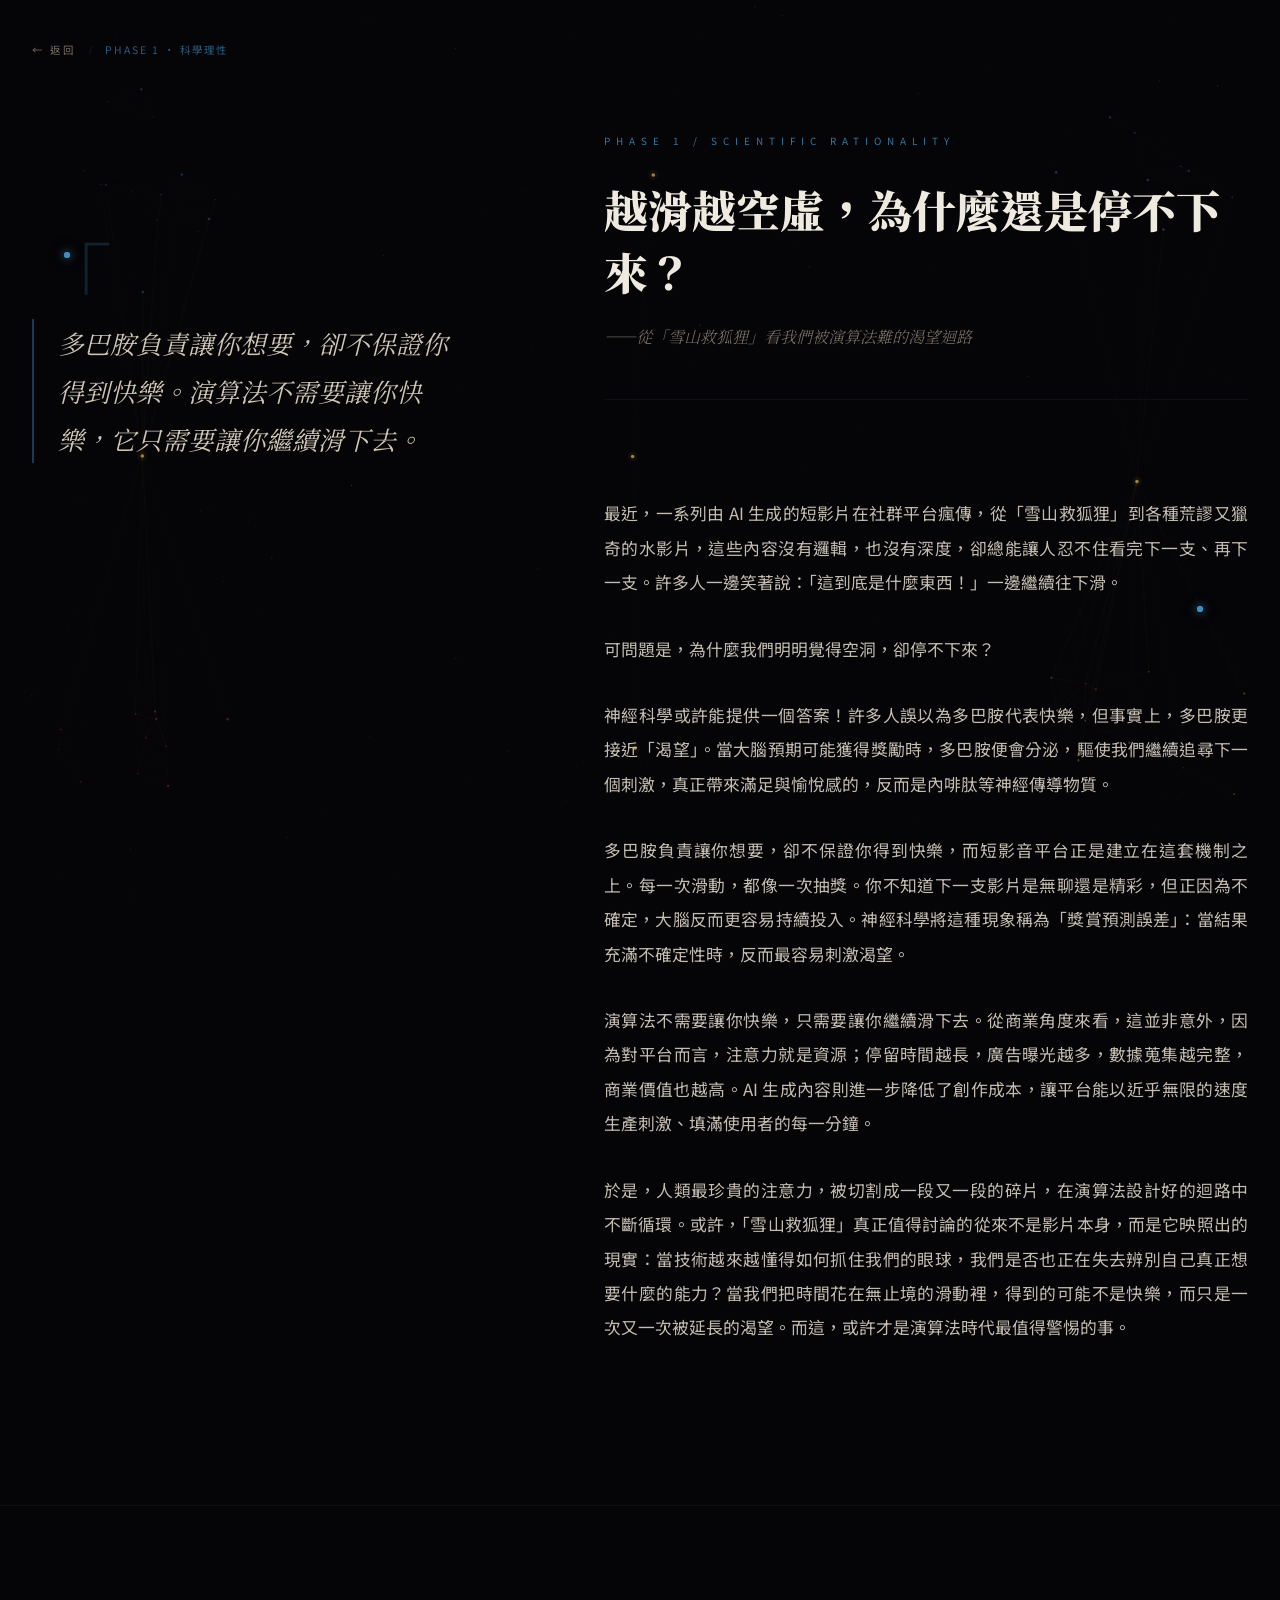
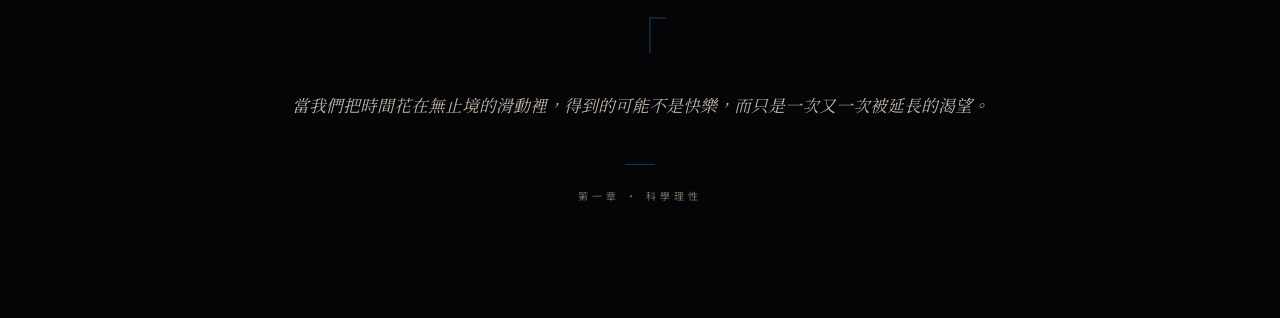
<file: gemini-code-1780493679621.html>
<!DOCTYPE html>
<html lang="zh-TW">
<head>
    <meta charset="UTF-8">
    <meta name="viewport" content="width=device-width, initial-scale=1.0">
    <title>第一章：科學理性 — 越滑越空虛</title>
    <link rel="stylesheet" href="shared.css">
    <style>
        /* Chapter 1 accent: 鋼藍 — 對應 C1 群落，冷靜的演算法色彩 */
        :root { --accent: #3d8dbf; }
    </style>
</head>
<body>

    <div class="prog-wrap"><div class="prog-bar" id="bar"></div></div>
    <div class="y2k-grid"></div>
    <canvas id="bg-canvas"></canvas>
    <!-- Bridge glow nodes — near top-left and bottom-right margins -->
    <div class="bridge-node" style="top: 28%; left: 5%;"></div>
    <div class="bridge-node" style="bottom: 32%; right: 6%;"></div>

    <nav class="site-nav">
        <a href="index.html">← 返回</a>
        <span class="nav-sep">/</span>
        <span class="nav-current">Phase 1 · 科學理性</span>
    </nav>

    <main class="story-wrap">
        <!-- Sticky Quote -->
        <aside class="sticky-col">
            <div class="sticky-quote">
                <span class="sq-mark">「</span>
                <h2 class="sq-text">多巴胺負責讓你想要，卻不保證你得到快樂。演算法不需要讓你快樂，它只需要讓你繼續滑下去。</h2>
            </div>
        </aside>

        <!-- Article -->
        <section class="text-col">
            <header class="meta-hd">
                <div class="ch-tag">Phase 1 / Scientific Rationality</div>
                <h1 class="ch-title">越滑越空虛，為什麼還是停不下來？</h1>
                <p class="ch-sub">——從「雪山救狐狸」看我們被演算法難的渴望迴路</p>
            </header>

            <p class="reveal-p">最近，一系列由 AI 生成的短影片在社群平台瘋傳，從「雪山救狐狸」到各種荒謬又獵奇的水影片，這些內容沒有邏輯，也沒有深度，卻總能讓人忍不住看完下一支、再下一支。許多人一邊笑著說：「這到底是什麼東西！」一邊繼續往下滑。</p>
            <p class="reveal-p">可問題是，為什麼我們明明覺得空洞，卻停不下來？</p>
            <p class="reveal-p">神經科學或許能提供一個答案！許多人誤以為多巴胺代表快樂，但事實上，多巴胺更接近「渴望」。當大腦預期可能獲得獎勵時，多巴胺便會分泌，驅使我們繼續追尋下一個刺激，真正帶來滿足與愉悅感的，反而是內啡肽等神經傳導物質。</p>
            <p class="reveal-p">多巴胺負責讓你想要，卻不保證你得到快樂，而短影音平台正是建立在這套機制之上。每一次滑動，都像一次抽獎。你不知道下一支影片是無聊還是精彩，但正因為不確定，大腦反而更容易持續投入。神經科學將這種現象稱為「獎賞預測誤差」：當結果充滿不確定性時，反而最容易刺激渴望。</p>
            <p class="reveal-p">演算法不需要讓你快樂，只需要讓你繼續滑下去。從商業角度來看，這並非意外，因為對平台而言，注意力就是資源；停留時間越長，廣告曝光越多，數據蒐集越完整，商業價值也越高。AI 生成內容則進一步降低了創作成本，讓平台能以近乎無限的速度生產刺激、填滿使用者的每一分鐘。</p>
            <p class="reveal-p">於是，人類最珍貴的注意力，被切割成一段又一段的碎片，在演算法設計好的迴路中不斷循環。或許，「雪山救狐狸」真正值得討論的從來不是影片本身，而是它映照出的現實：當技術越來越懂得如何抓住我們的眼球，我們是否也正在失去辨別自己真正想要什麼的能力？當我們把時間花在無止境的滑動裡，得到的可能不是快樂，而只是一次又一次被延長的渴望。而這，或許才是演算法時代最值得警惕的事。</p>
        </section>
    </main>

    <footer class="site-footer reveal">
        <div class="footer-inner">
            <div class="footer-mark">「</div>
            <p class="footer-quote">當我們把時間花在無止境的滑動裡，得到的可能不是快樂，而只是一次又一次被延長的渴望。</p>
            <div class="footer-rule"></div>
            <p class="footer-attr">第一章 · 科學理性</p>
        </div>
    </footer>

    <script src="shared.js"></script>
    <script>
        initCanvas('bg-canvas');
        initProgressBar('bar');
        initReveal('.reveal');
        initReveal('.reveal-p');
    </script>
</body>
</html>
</file>
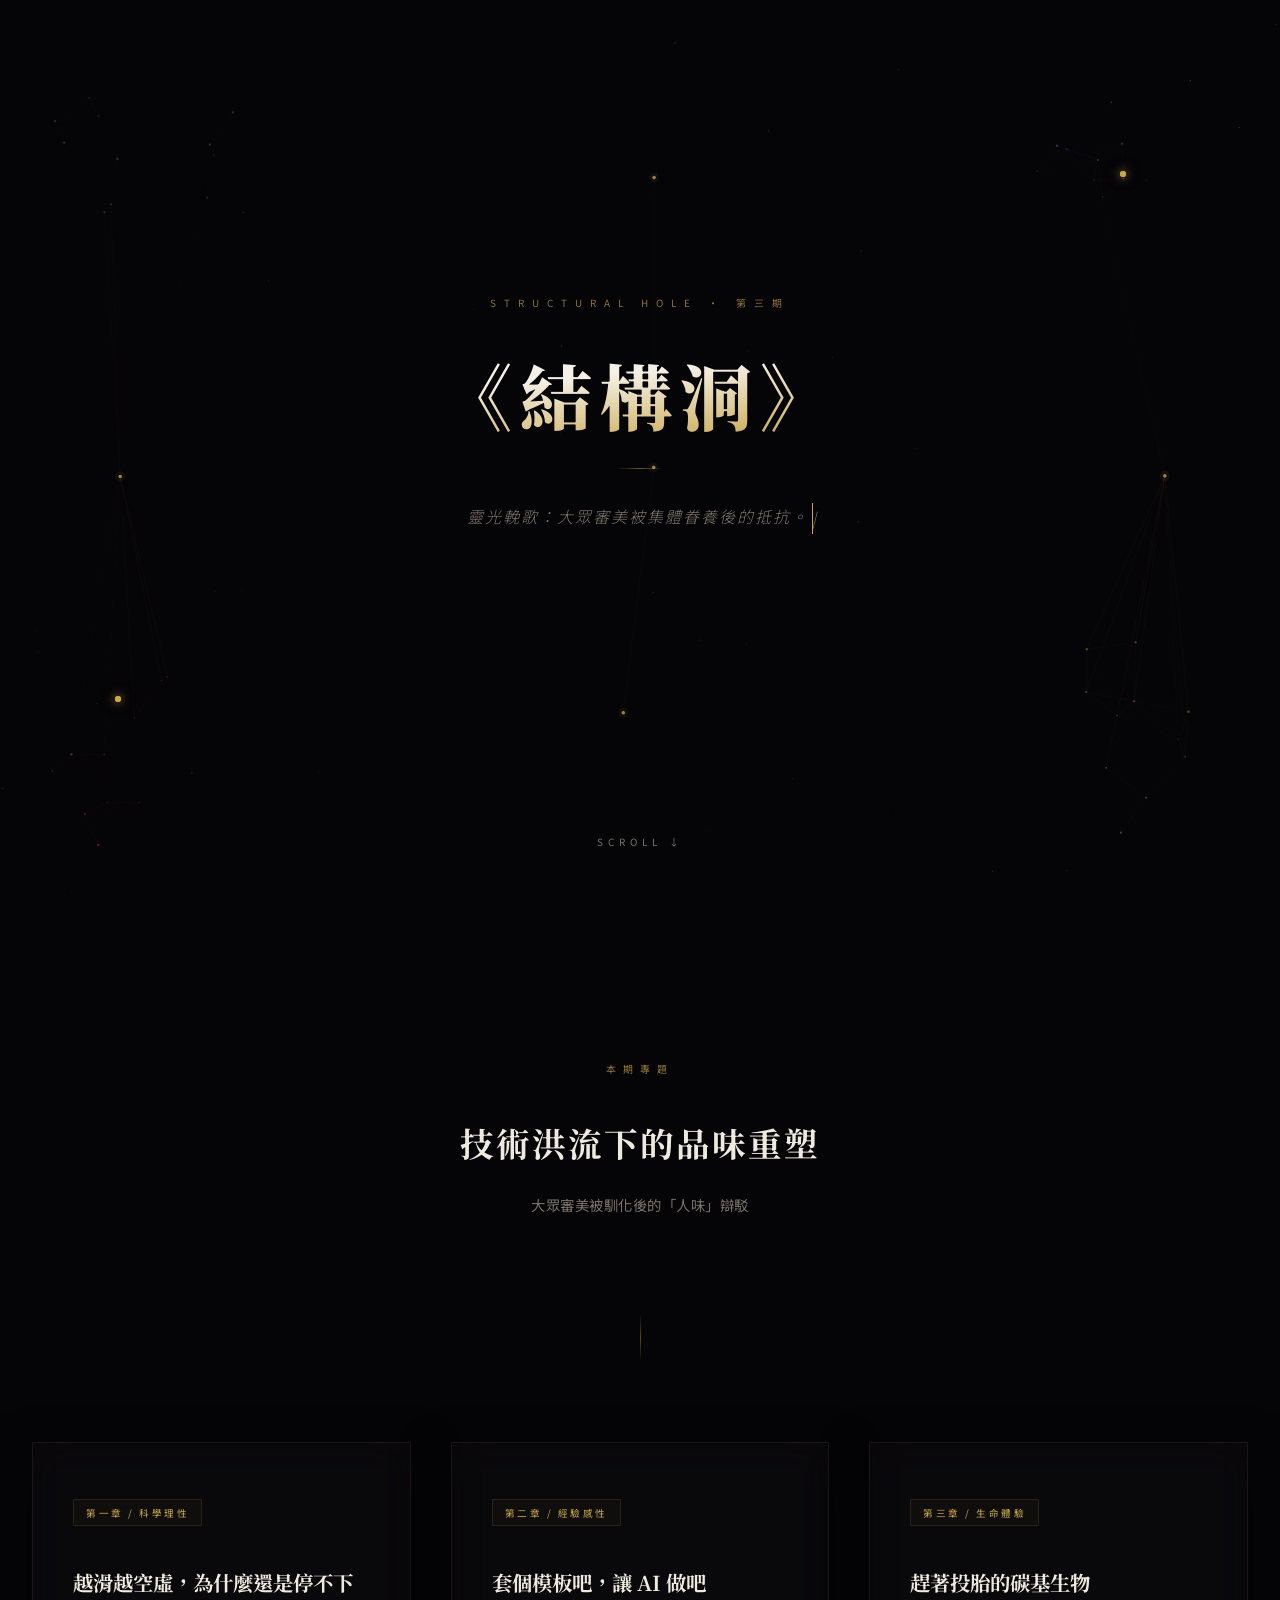
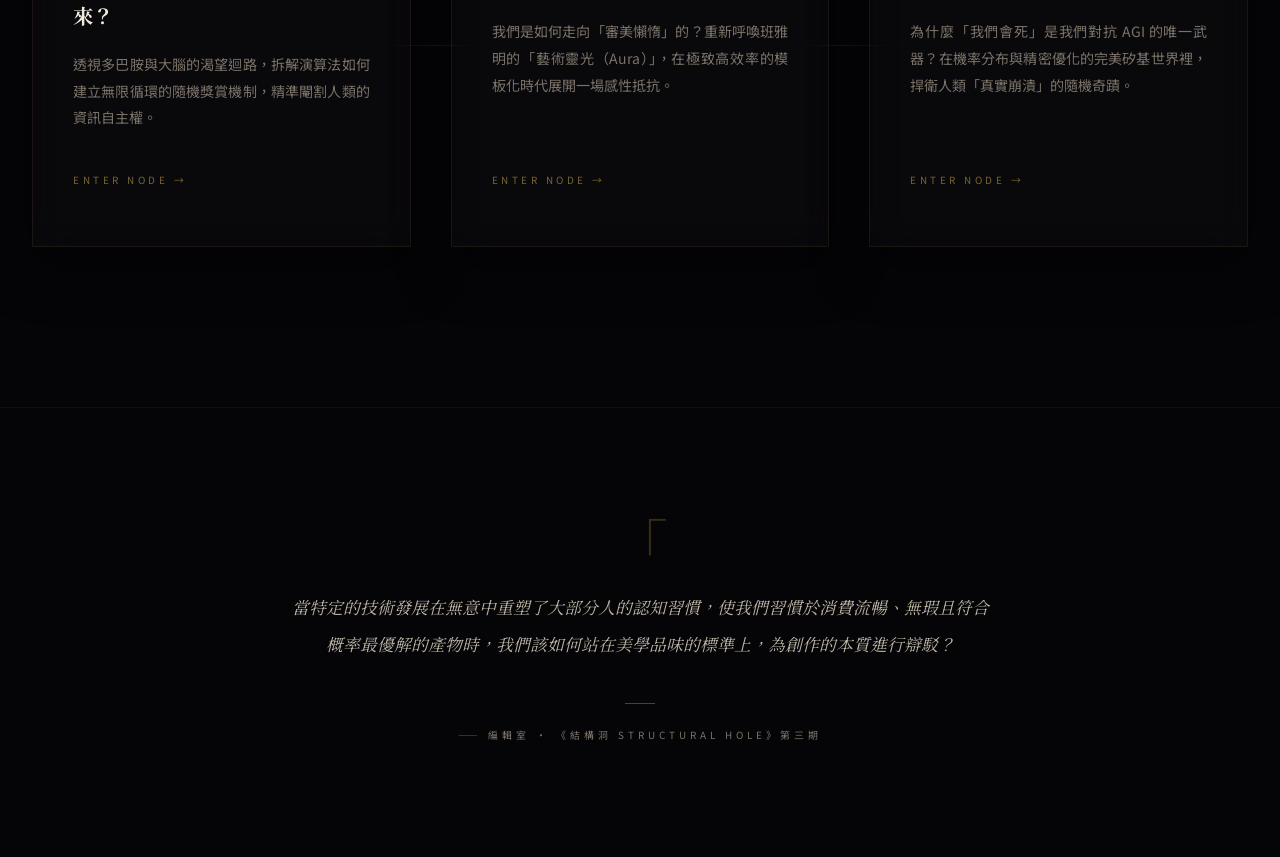
<file: gemini-code-1780493685837.html>
<!DOCTYPE html>
<html lang="zh-TW">
<head>
    <meta charset="UTF-8">
    <meta name="viewport" content="width=device-width, initial-scale=1.0">
    <title>《結構洞 Structural Hole》— 靈光輓歌</title>
    <link rel="stylesheet" href="shared.css">
</head>
<body>

    <div class="prog-wrap"><div class="prog-bar" id="bar"></div></div>
    <div class="y2k-grid"></div>
    <canvas id="bg-canvas"></canvas>
    <!-- Bridge glow nodes — positioned near cluster 2 & 3 corners -->
    <div class="bridge-node" style="top: 19%; right: 12%;"></div>
    <div class="bridge-node" style="bottom: 22%; left: 9%;"></div>

    <!-- ── Hero ────────────────────────────────────────── -->
    <section class="hero">
        <div class="hero-eyebrow">Structural Hole · 第三期</div>
        <h1 class="hero-title">《結構洞》</h1>
        <div class="hero-rule"></div>
        <p class="hero-type"><span id="tw"></span><span class="cursor">|</span></p>
        <a href="#explore" class="scroll-down">Scroll ↓</a>
    </section>

    <!-- ── Network Section ─────────────────────────────── -->
    <section class="net-section" id="explore">
        <header class="net-header reveal">
            <div class="net-label">本期專題</div>
            <h2 class="net-heading">技術洪流下的品味重塑</h2>
            <p class="net-sub">大眾審美被馴化後的「人味」辯駁</p>
        </header>
        <div class="net-divider"></div>

        <div class="cards-grid">
            <a href="chapter1.html" class="node-card reveal" data-speed="2">
                <div class="node-badge">第一章 / 科學理性</div>
                <h3 class="node-title">越滑越空虛，為什麼還是停不下來？</h3>
                <p class="node-body">透視多巴胺與大腦的渴望迴路，拆解演算法如何建立無限循環的隨機獎賞機制，精準閹割人類的資訊自主權。</p>
                <div class="node-more">Enter Node →</div>
            </a>
            <a href="chapter2.html" class="node-card reveal" data-speed="-1">
                <div class="node-badge">第二章 / 經驗感性</div>
                <h3 class="node-title">套個模板吧，讓 AI 做吧</h3>
                <p class="node-body">我們是如何走向「審美懶惰」的？重新呼喚班雅明的「藝術靈光（Aura）」，在極致高效率的模板化時代展開一場感性抵抗。</p>
                <div class="node-more">Enter Node →</div>
            </a>
            <a href="chapter3.html" class="node-card reveal" data-speed="3">
                <div class="node-badge">第三章 / 生命體驗</div>
                <h3 class="node-title">趕著投胎的碳基生物</h3>
                <p class="node-body">為什麼「我們會死」是我們對抗 AGI 的唯一武器？在機率分布與精密優化的完美矽基世界裡，捍衛人類「真實崩潰」的隨機奇蹟。</p>
                <div class="node-more">Enter Node →</div>
            </a>
        </div>
    </section>

    <!-- ── Footer ──────────────────────────────────────── -->
    <footer class="site-footer reveal">
        <div class="footer-inner">
            <div class="footer-mark">「</div>
            <p class="footer-quote">當特定的技術發展在無意中重塑了大部分人的認知習慣，使我們習慣於消費流暢、無瑕且符合概率最優解的產物時，我們該如何站在美學品味的標準上，為創作的本質進行辯駁？</p>
            <div class="footer-rule"></div>
            <p class="footer-attr">—— 編輯室 · 《結構洞 Structural Hole》第三期</p>
        </div>
    </footer>

    <script src="shared.js"></script>
    <script>
        initCanvas('bg-canvas');
        initProgressBar('bar');
        initReveal('.reveal');
        initTypewriter('tw', [
            '靈光輓歌：大眾審美被集體眷養後的抵抗。',
            '在無意識中，我們讓渡了美學主體性。',
            '活得比演算法更難以預測。'
        ]);
        initParallax('[data-speed]');
    </script>
</body>
</html>
</file>
<file: shared.css>
/* ═══════════════════════════════════════════════════════════
   《結構洞 Structural Hole》— shared.css
   Design System — Burt's Structural Hole Theory (1992)
   視覺隱喻：四角群落 × 中心空洞 × 金色橋接者
   ═══════════════════════════════════════════════════════════ */

@import url('https://fonts.googleapis.com/css2?family=Noto+Serif+TC:wght@300;400;700;900&family=Noto+Sans+TC:wght@300;400;600&display=swap');

/* ── Design Tokens ──────────────────────────────────────── */
:root {
    --bg:        #050407;
    --gold:      #c9a84c;
    --gold-l:    #dfc980;
    --c1:        #3d6e8f;   /* cluster 1 — 科學理性 */
    --c2:        #6d5ea0;   /* cluster 2 — 經驗感性 */
    --c3:        #9e4d60;   /* cluster 3 — 生命體驗 */
    --c4:        #b59040;   /* cluster 4 — 反向映射 */
    --text:      #eeeadf;
    --muted:     #7a7268;
    --serif:     "Noto Serif TC", serif;
    --sans:      "Noto Sans TC", -apple-system, sans-serif;
    --glass:     rgba(255, 248, 230, 0.018);
    --glass-bd:  rgba(201, 168, 76, 0.09);
    --accent:    var(--gold);
}

/* ── Reset & Base ───────────────────────────────────────── */
html { scroll-behavior: smooth; background: var(--bg); }
*, *::before, *::after { margin: 0; padding: 0; box-sizing: border-box; }
body { font-family: var(--sans); color: var(--text); overflow-x: hidden; -webkit-font-smoothing: antialiased; line-height: 1.9; }

/* ── Fixed Background Layers ────────────────────────────── */
.y2k-grid {
    position: fixed; top: 0; left: 0; width: 100vw; height: 100vh;
    z-index: -2; pointer-events: none;
    background-image:
        linear-gradient(rgba(201, 168, 76, 0.026) 1px, transparent 1px),
        linear-gradient(90deg, rgba(201, 168, 76, 0.026) 1px, transparent 1px);
    background-size: 60px 60px;
}
#bg-canvas { position: fixed; top: 0; left: 0; width: 100vw; height: 100vh; z-index: -1; }

/* ── Progress Bar ───────────────────────────────────────── */
.prog-wrap { position: fixed; top: 0; left: 0; width: 100%; height: 2px; z-index: 2000; }
.prog-bar  { height: 100%; width: 0; background: var(--accent); transition: width 0.08s linear; }

/* ── Bridge Glow Nodes ─────────────────────────────────── */
.bridge-node {
    position: fixed; width: 6px; height: 6px; border-radius: 50%;
    background: var(--accent);
    box-shadow: 0 0 10px var(--accent), 0 0 24px color-mix(in srgb, var(--accent) 30%, transparent);
    z-index: 5; pointer-events: none;
}
.bridge-node::after {
    content: ''; position: absolute; inset: 0; border-radius: 50%;
    background: var(--accent); animation: bPulse 3s ease-out infinite;
}
@keyframes bPulse { 0% { transform: scale(1); opacity: 0.7; } 100% { transform: scale(6); opacity: 0; } }

/* ── Navigation ─────────────────────────────────────────── */
.site-nav {
    max-width: 1300px; margin: 0 auto; padding: 2.5rem 2rem;
    position: relative; z-index: 10; display: flex; align-items: center; gap: 0.8rem;
}
.site-nav a { color: var(--muted); text-decoration: none; font-size: 0.65rem; letter-spacing: 3px; font-weight: 400; transition: color 0.3s; text-transform: uppercase; }
.site-nav a:hover { color: var(--accent); }
.nav-sep     { font-size: 0.5rem; color: rgba(201, 168, 76, 0.22); }
.nav-current { font-size: 0.65rem; color: var(--accent); opacity: 0.65; text-transform: uppercase; letter-spacing: 2px; }

/* ── Scroll Reveal ──────────────────────────────────────── */
.reveal   { opacity: 0; transform: translateY(40px); transition: opacity 1s cubic-bezier(.16,1,.3,1), transform 1s cubic-bezier(.16,1,.3,1); }
.reveal.active { opacity: 1; transform: translateY(0); }
.reveal-p { opacity: 0; transform: translateY(16px); transition: opacity 0.9s ease, transform 0.9s ease; text-align: justify; font-size: 1.05rem; color: #c3bdb1; line-height: 2.05; }
.reveal-p.active { opacity: 1; transform: translateY(0); }

/* ── Footer / Quote ─────────────────────────────────────── */
.site-footer  { border-top: 1px solid rgba(201, 168, 76, 0.07); padding: 7rem 2rem; text-align: center; position: relative; z-index: 10; }
.footer-inner { max-width: 700px; margin: 0 auto; }
.footer-mark  { font-family: var(--serif); font-size: 3.5rem; color: color-mix(in srgb, var(--accent) 25%, transparent); line-height: 0.8; margin-bottom: 1.5rem; font-weight: 300; }
.footer-quote { font-family: var(--serif); font-size: 1.05rem; font-style: italic; line-height: 2.2; color: #bbb4a5; margin-bottom: 2.5rem; }
.footer-rule  { width: 30px; height: 1px; background: var(--accent); opacity: 0.38; margin: 0 auto 1.4rem; }
.footer-attr  { font-size: 0.62rem; color: var(--muted); letter-spacing: 4px; text-transform: uppercase; }

/* ── Chapter Story Layout ───────────────────────────────── */
.story-wrap { max-width: 1300px; margin: 0 auto; padding: 2rem 2rem 10rem; display: grid; grid-template-columns: 1fr 1.4fr; gap: 7rem; position: relative; z-index: 10; }
.sticky-col   { position: relative; }
.sticky-quote { position: -webkit-sticky; position: sticky; top: 28%; padding-right: 2rem; }
.sq-mark { font-family: var(--serif); font-size: 5rem; line-height: 0.6; color: color-mix(in srgb, var(--accent) 22%, transparent); display: block; margin-bottom: 1.2rem; font-weight: 300; }
.sq-text { font-family: var(--serif); font-size: 1.6rem; line-height: 1.88; font-weight: 400; font-style: italic; color: #cec6b5; border-left: 2px solid color-mix(in srgb, var(--accent) 40%, transparent); padding-left: 1.5rem; }
.text-col { display: flex; flex-direction: column; gap: 2rem; }
.meta-hd  { margin-bottom: 4rem; padding-bottom: 3rem; border-bottom: 1px solid rgba(201, 168, 76, 0.07); }
.ch-tag   { color: var(--accent); font-size: 0.62rem; letter-spacing: 6px; text-transform: uppercase; margin-bottom: 1.8rem; opacity: 0.85; }
.ch-title { font-family: var(--serif); font-size: 2.75rem; font-weight: 900; line-height: 1.4; margin-bottom: 1.2rem; color: var(--text); }
.ch-sub   { font-family: var(--serif); font-size: 1rem; color: var(--muted); font-weight: 300; font-style: italic; line-height: 1.85; }
.glow-node { width: 8px; height: 8px; background: var(--accent); border-radius: 50%; position: relative; margin: 2rem 0 0 1.5rem; box-shadow: 0 0 10px var(--accent), 0 0 24px rgba(201, 168, 76, 0.2); }
.glow-node::before { content: ''; position: absolute; inset: 0; border-radius: 50%; background: inherit; animation: gPulse 2.6s ease-out infinite; }
@keyframes gPulse { 0% { transform: scale(1); opacity: 0.8; } 100% { transform: scale(5); opacity: 0; } }

/* ── Index — Hero ───────────────────────────────────────── */
.hero { height: 100vh; display: flex; flex-direction: column; justify-content: center; align-items: center; text-align: center; padding: 0 2rem; position: relative; }
.hero-eyebrow { font-size: 0.62rem; letter-spacing: 8px; color: var(--gold); text-transform: uppercase; margin-bottom: 2.5rem; opacity: 0.68; }
.hero-title   { font-family: var(--serif); font-size: 4.5rem; font-weight: 900; letter-spacing: 8px; background: linear-gradient(175deg, #f5f0e8 30%, #c9a84c 100%); -webkit-background-clip: text; -webkit-text-fill-color: transparent; line-height: 1.15; }
.hero-rule    { width: 48px; height: 1px; background: linear-gradient(90deg, transparent, var(--gold), transparent); margin: 2rem auto; opacity: 0.52; }
.hero-type    { font-size: 1rem; color: var(--muted); letter-spacing: 2px; min-height: 1.8rem; margin-bottom: 4.5rem; font-weight: 300; font-style: italic; }
.cursor       { display: inline-block; width: 1px; background: var(--gold); animation: blink 0.8s infinite; margin-left: 3px; vertical-align: middle; }
@keyframes blink { 50% { opacity: 0; } }
.scroll-down  { position: absolute; bottom: 3rem; font-size: 0.62rem; letter-spacing: 5px; color: var(--muted); text-decoration: none; text-transform: uppercase; transition: color 0.3s; animation: bounce 2s infinite; }
.scroll-down:hover { color: var(--gold); }
@keyframes bounce { 0%,20%,50%,80%,100% { transform: translateY(0); } 40% { transform: translateY(-8px); } 60% { transform: translateY(-4px); } }

/* ── Index — Network Section ────────────────────────────── */
.net-section { max-width: 1300px; margin: 0 auto; padding: 10rem 2rem; }
.net-header  { text-align: center; margin-bottom: 6rem; }
.net-label   { font-size: 0.62rem; letter-spacing: 7px; color: var(--gold); text-transform: uppercase; margin-bottom: 2rem; opacity: 0.72; }
.net-heading { font-family: var(--serif); font-size: 2.1rem; letter-spacing: 2px; margin-bottom: 1rem; font-weight: 700; }
.net-sub     { color: var(--muted); font-size: 0.9rem; letter-spacing: 0.5px; }
.net-divider { width: 1px; height: 48px; background: linear-gradient(180deg, transparent, rgba(201, 168, 76, 0.42), transparent); margin: 4rem auto 5rem; }

/* Cards */
.cards-grid { display: grid; grid-template-columns: repeat(3, 1fr); gap: 2.5rem; position: relative; }
.cards-grid::before { content: ''; position: absolute; top: 50%; left: 6%; right: 6%; height: 1px; background: linear-gradient(90deg, transparent, rgba(201,168,76,.11), rgba(201,168,76,.11), transparent); z-index: 1; }

.node-card {
    background: var(--glass); border: 1px solid var(--glass-bd); border-radius: 1px;
    padding: 3.5rem 2.5rem; backdrop-filter: blur(20px); -webkit-backdrop-filter: blur(20px);
    text-decoration: none; color: var(--text); display: flex; flex-direction: column;
    position: relative; z-index: 2; overflow: hidden;
    transition: border-color 0.4s, box-shadow 0.4s; box-shadow: 0 20px 50px rgba(0,0,0,.5);
}
.node-card::before { content: ''; position: absolute; top: 0; left: 0; right: 0; height: 1px; background: linear-gradient(90deg, transparent, var(--gold), transparent); opacity: 0; transition: opacity 0.4s; }
.node-card:hover::before { opacity: 0.48; }
.node-card:hover { border-color: rgba(201, 168, 76, 0.2); box-shadow: 0 0 38px rgba(201,168,76,.05), 0 25px 60px rgba(0,0,0,.6); }

.node-badge { align-self: flex-start; font-size: 0.6rem; font-weight: 400; padding: 0.22rem 0.75rem; border-radius: 1px; margin-bottom: 2.5rem; letter-spacing: 2.5px; text-transform: uppercase; background: rgba(201,168,76,.04); color: var(--gold); border: 1px solid rgba(201,168,76,.13); }
.node-title { font-family: var(--serif); font-size: 1.28rem; margin-bottom: 1.2rem; line-height: 1.6; font-weight: 700; }
.node-body  { font-size: 0.88rem; color: var(--muted); line-height: 1.9; text-align: justify; }
.node-more  { margin-top: auto; padding-top: 2.5rem; font-size: 0.62rem; letter-spacing: 3.5px; text-transform: uppercase; color: var(--gold); opacity: 0.58; transition: opacity 0.3s; }
.node-card:hover .node-more { opacity: 1; }

/* ── 音訊控制鈕自訂樣式 (新增) ─────────────────────────────────── */
.audio-player-wrap {
    position: fixed;
    top: 2.3rem;
    right: 2rem;
    z-index: 3000;
}
.music-toggle {
    background: rgba(255, 248, 230, 0.018);
    border: 1px solid rgba(201, 168, 76, 0.25);
    color: #7a7268;
    padding: 0.55rem 1.1rem;
    font-family: "Noto Sans TC", -apple-system, sans-serif;
    font-size: 0.65rem;
    letter-spacing: 3px;
    cursor: pointer;
    backdrop-filter: blur(20px);
    -webkit-backdrop-filter: blur(20px);
    transition: all 0.4s cubic-bezier(.16,1,.3,1);
    display: flex;
    align-items: center;
    gap: 10px;
    text-transform: uppercase;
}
.music-toggle:hover {
    border-color: #c9a84c;
    color: #eeeadf;
    box-shadow: 0 0 20px rgba(201, 168, 76, 0.15);
}
.music-toggle.playing {
    color: #c9a84c;
    border-color: #c9a84c;
    box-shadow: 0 0 15px rgba(201, 168, 76, 0.1);
}
.music-toggle.playing .music-icon {
    animation: musicPulse 1.8s infinite ease-in-out;
    display: inline-block;
}
@keyframes musicPulse {
    0%, 100% { transform: scale(1); opacity: 0.6; }
    50% { transform: scale(1.25); opacity: 1; }
}

/* ── Responsive ─────────────────────────────────────────── */
@media (max-width: 1024px) {
    .hero-title  { font-size: 2.6rem; letter-spacing: 4px; }
    .cards-grid  { grid-template-columns: 1fr; gap: 2rem; }
    .cards-grid::before { display: none; }
    .net-section { padding: 6rem 1.5rem; }
    .audio-player-wrap { top: 1.5rem; right: 1rem; }
    .music-toggle { padding: 0.4rem 0.8rem; }
}
@media (max-width: 968px) {
    .story-wrap  { grid-template-columns: 1fr; gap: 4rem; }
    .sticky-quote { position: relative; top: 0; padding-right: 0; }
    .ch-title    { font-size: 2.1rem; }
    .sq-text     { font-size: 1.35rem; }
}
</file>
